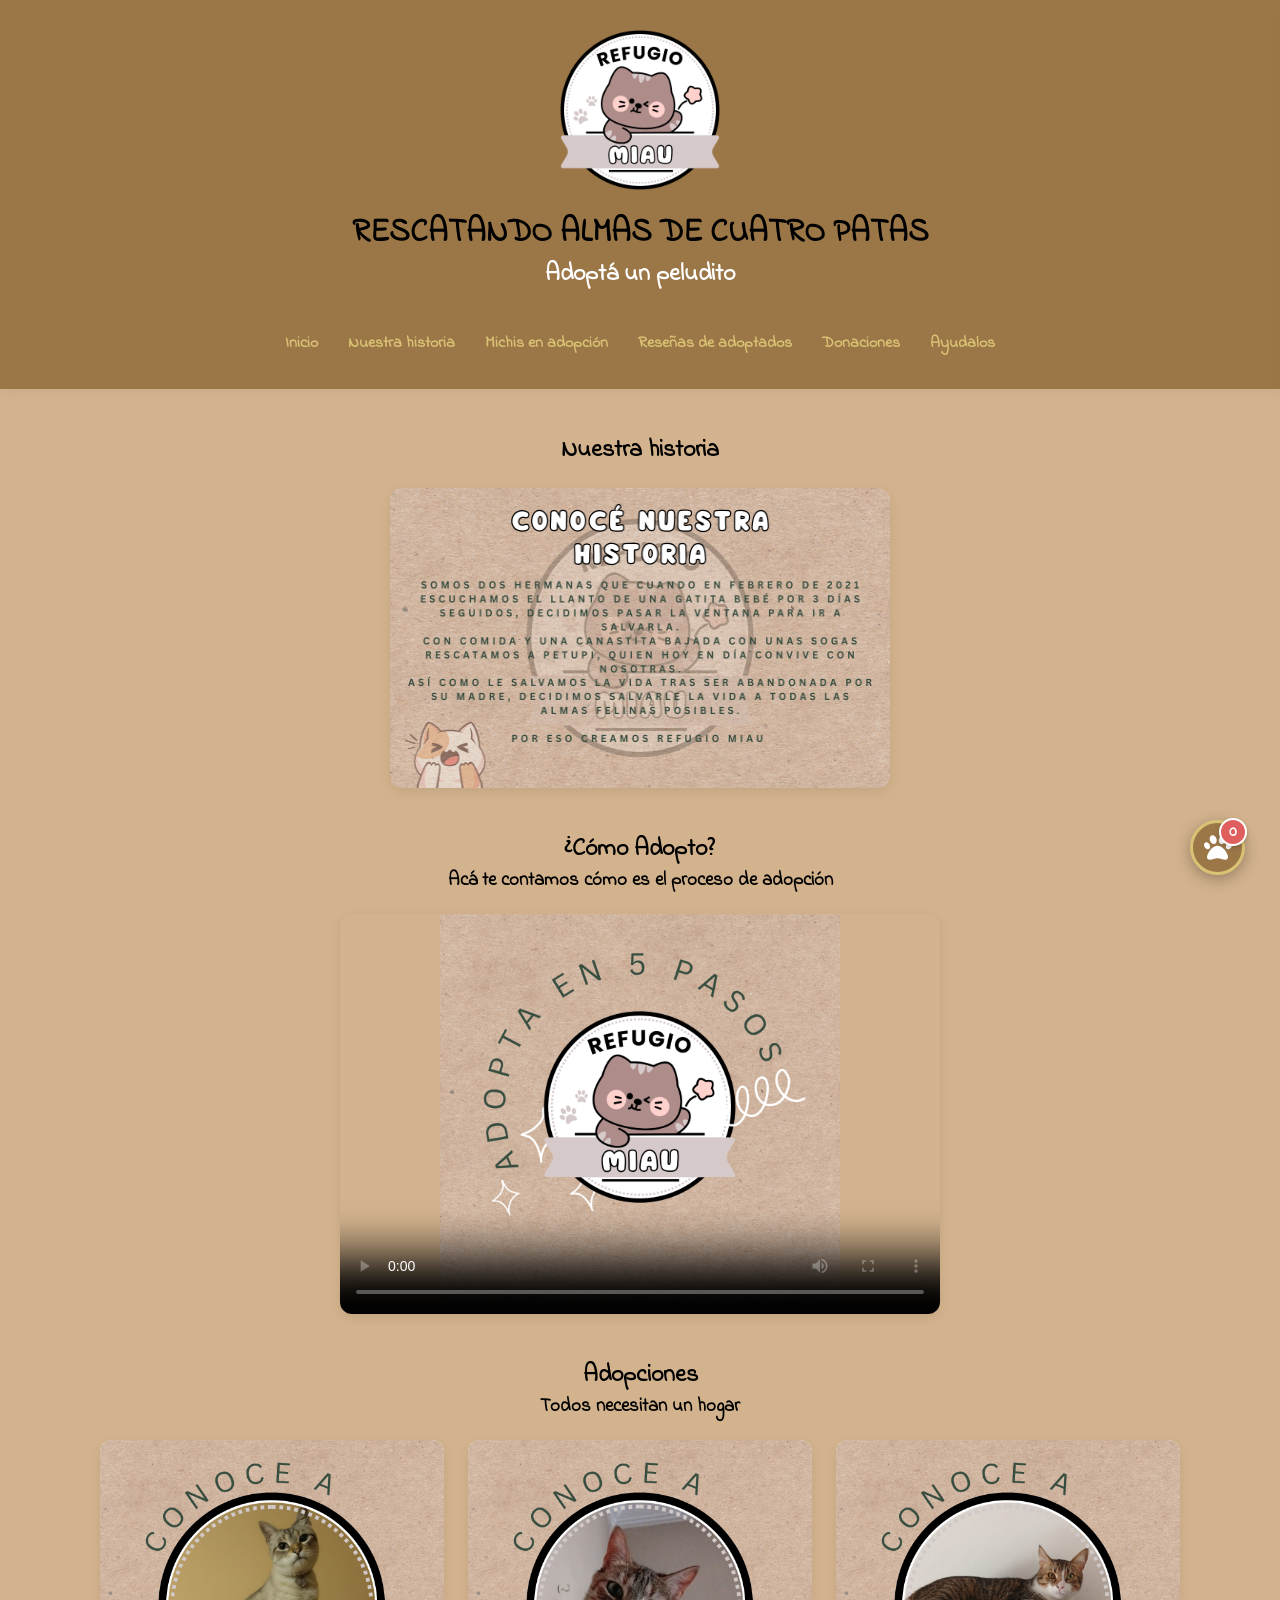
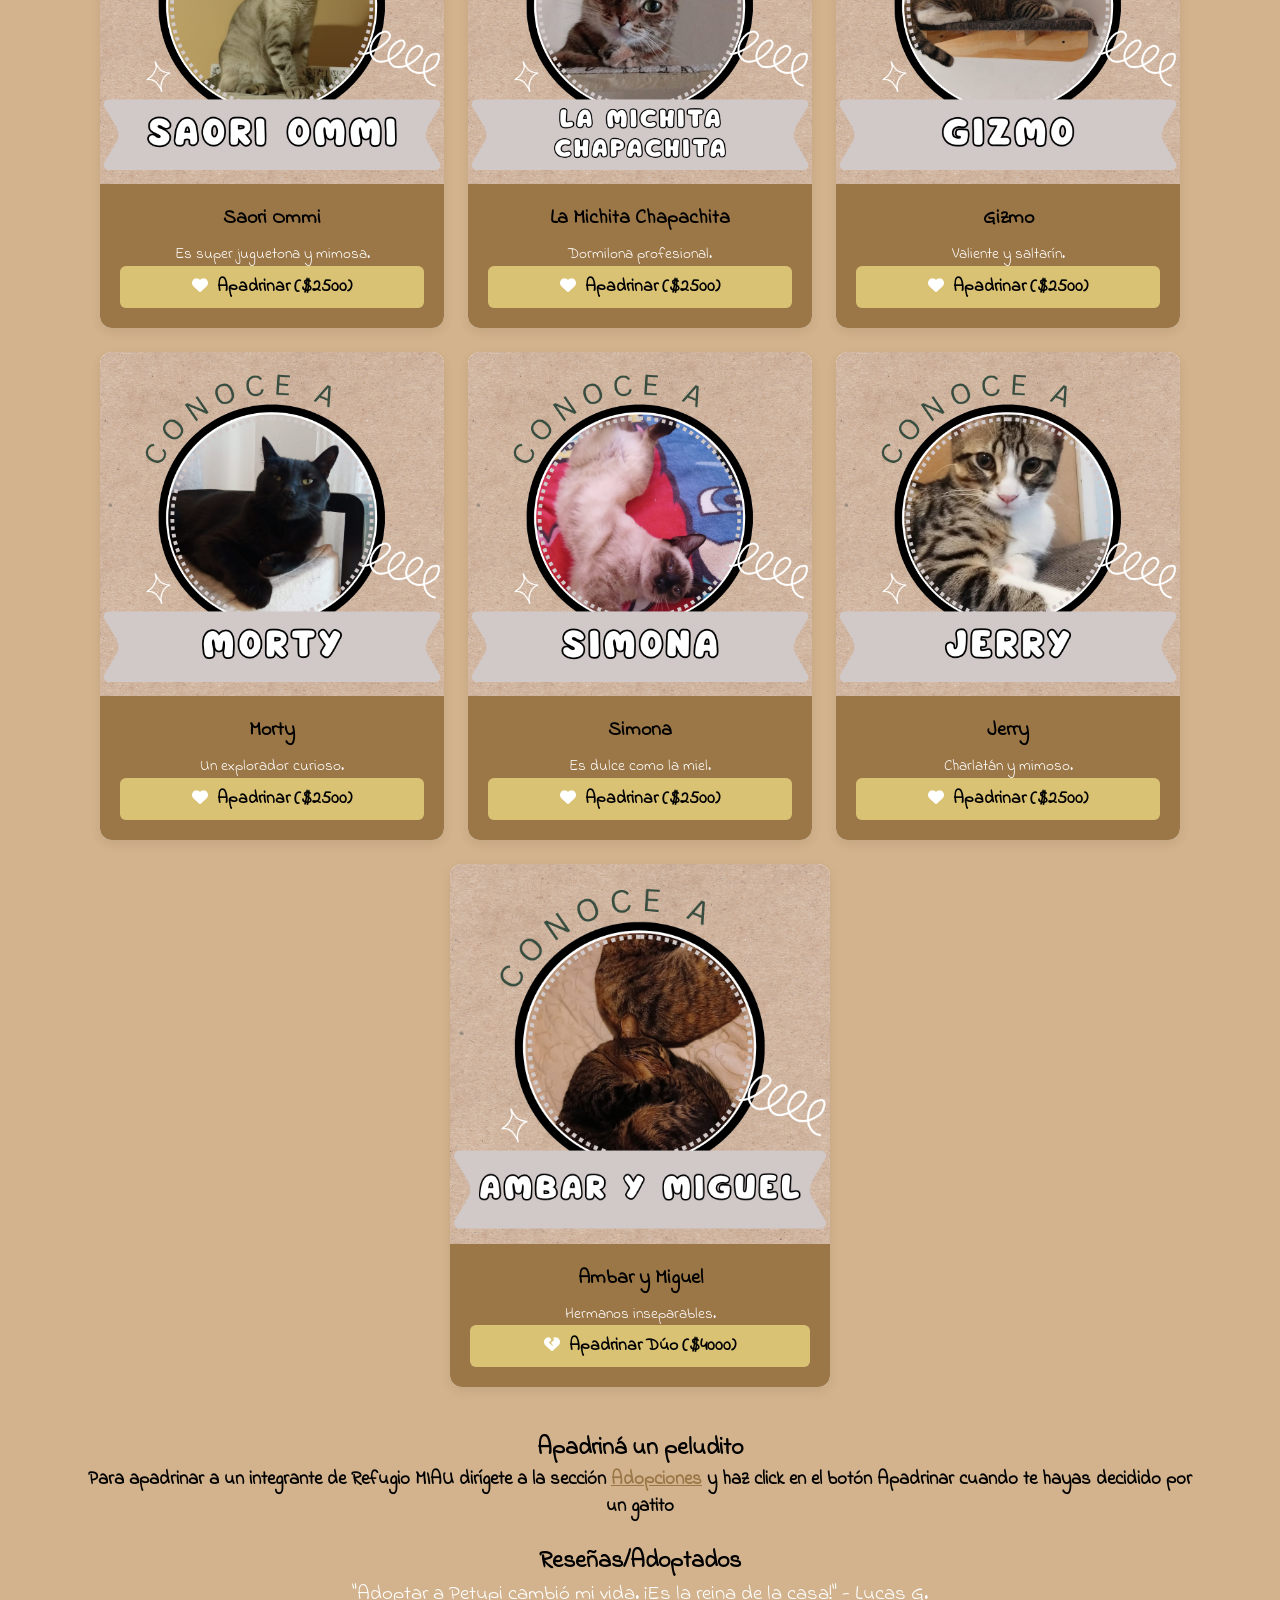
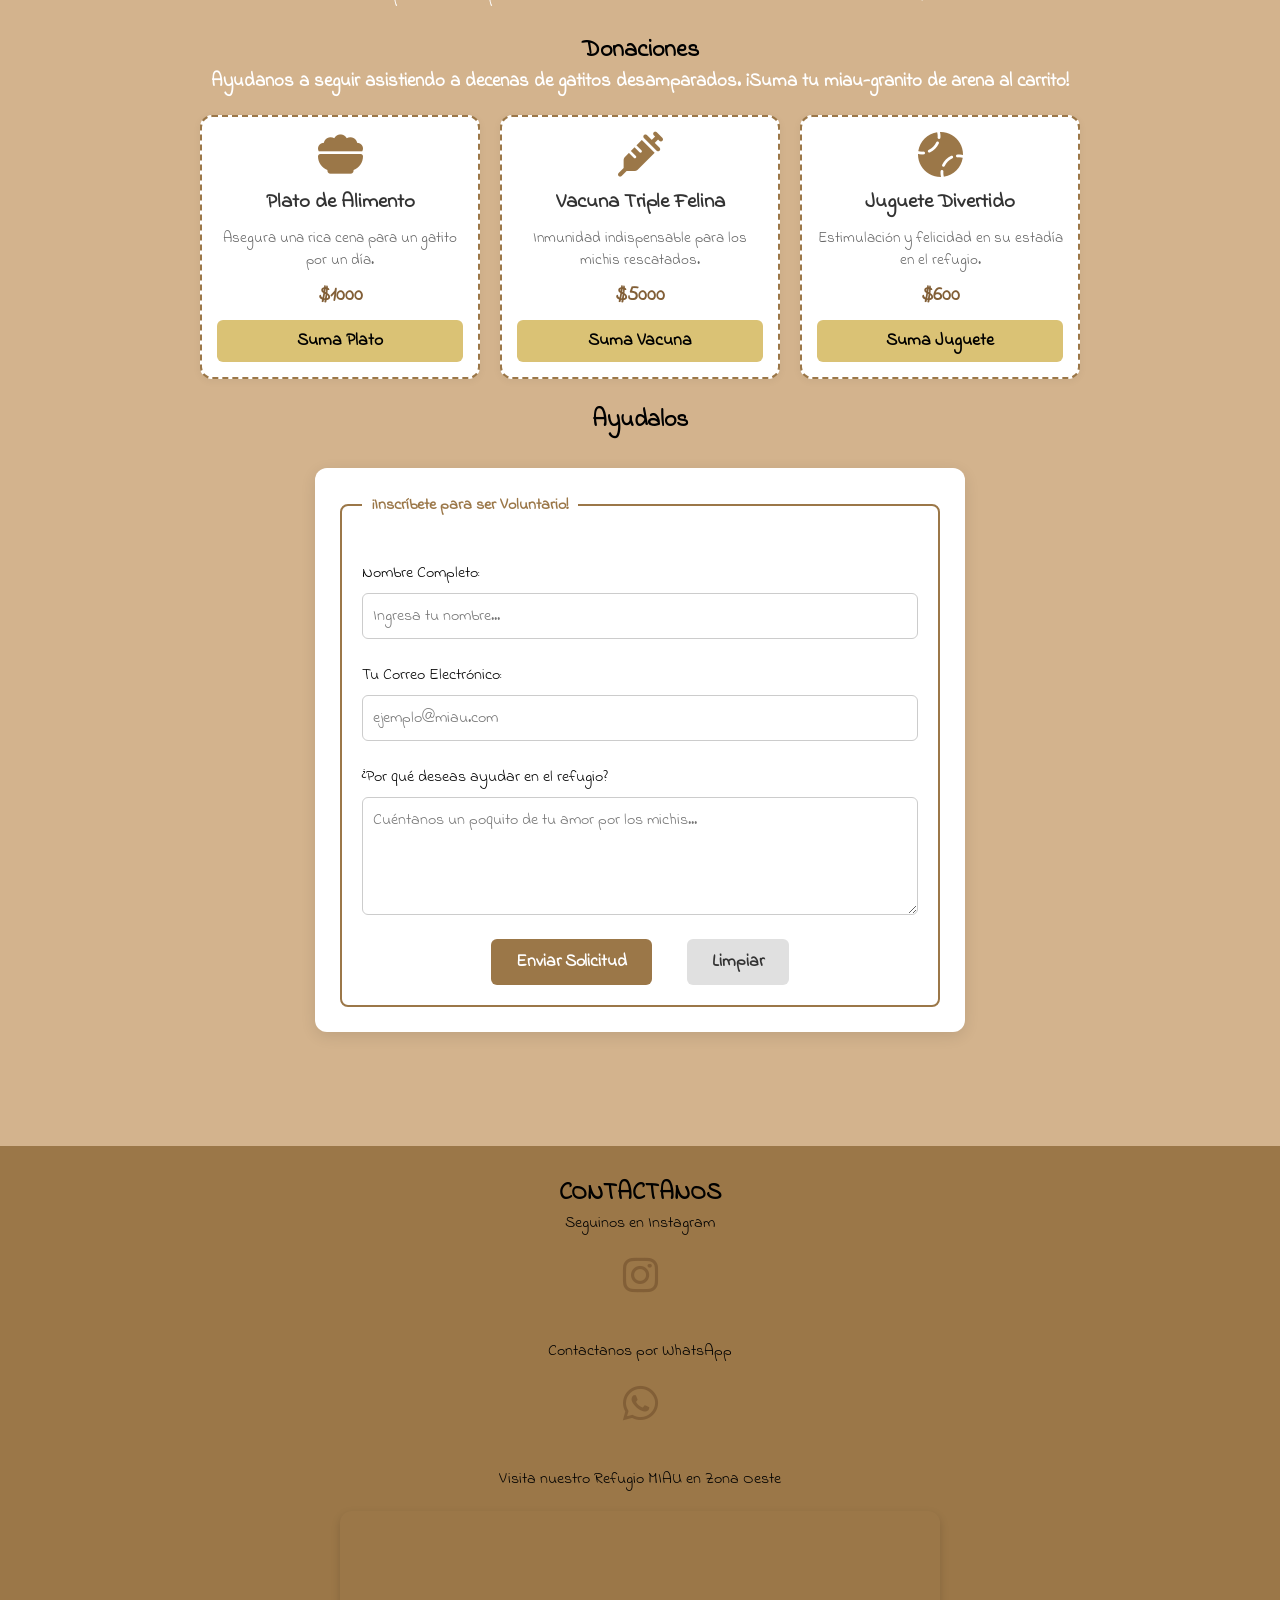
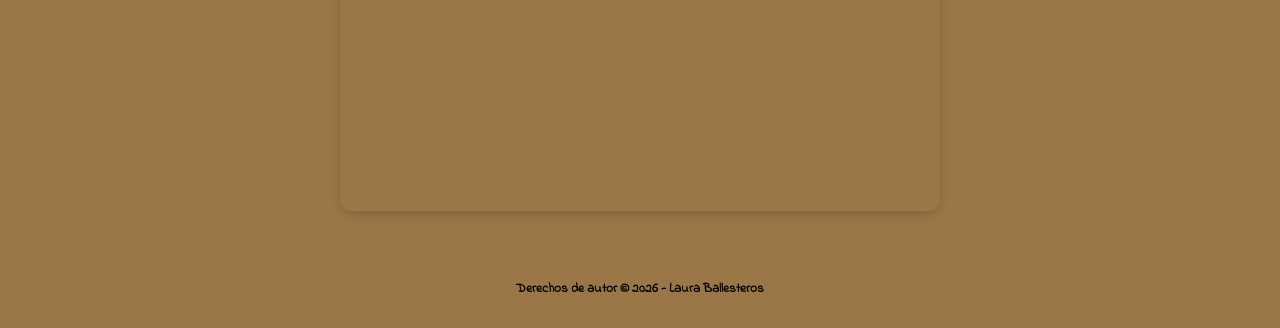
<file: index.html>
<!DOCTYPE html>
<html lang="es">
<head>
    <meta charset="UTF-8">
    <meta name="viewport" content="width=device-width, initial-scale=1.0">
    <title>Refugio Miau</title>
    <!--ÍCONO DE LA PESTAÑA DEL NAVEGADOR-->
    <link rel="shortcut icon" href="IMÁGENES/logorefugiomiau.png">
    <!--ÍCONOS (REDES) DEL FOOTER-->
    <link rel="stylesheet" href="https://cdnjs.cloudflare.com/ajax/libs/font-awesome/6.4.0/css/all.min.css">
    <!--TIPOGRAFÍA Google Fonts-->
    <link rel="preconnect" href="https://fonts.googleapis.com">
    <link rel="preconnect" href="https://fonts.gstatic.com" crossorigin>
    <link href="https://fonts.googleapis.com/css2?family=Indie+Flower&family=Playwrite+GB+S:ital,wght@0,100..400;1,100..400&display=swap" rel="stylesheet">
    <!--CSS EXTERNO-->
    <link rel="stylesheet" href="styles.css">
    <!--JAVASCRIPT-->
    <script src="script.js" defer></script>
</head>
<body class="indie-flower-regular">
    <header> 
        <!--LOGO-->
        <img src="IMÁGENES/logorefugiomiau.png" alt="Logo" width="200" height="200">
        <!--ENCABEZADO-->
        <div class="header-titulos">
            <h1 class="centrado">RESCATANDO ALMAS DE CUATRO PATAS</h1>
            <h2 class="centrado color-tipografia">Adoptá un peludito</h2>
        </div>       
        <br>
        <button class="menu-toggle" id="menu-toggle" aria-label="Abrir menú">
            <i class="fa-solid fa-bars"></i>
        </button>
        <nav><!--MENÚ DE NAVEGACIÓN-->
            <ul id="nav-menu">
                <li><a href="#">Inicio</a></li>
                <li><a href="#nuestrahistoria">Nuestra historia</a></li>
                <li><a href="#adopciones">Michis en adopción</a></li>
                <li><a href="#reseñas">Reseñas de adoptados</a></li>
                <li><a href="#donaciones">Donaciones</a></li>
                <li><a href="#ayudalos">Ayudalos</a></li>
            </ul>
        </nav>
        <br>
    </header>
    <br>
    <main><!--CONTENIDO PRINCIPAL-->
        <section><!--HISTORIA-->
        <h2 id="nuestrahistoria" class="centrado">Nuestra historia</h2>
        <div class="video-img-container">
        <img src="IMÁGENES/historia.png" alt="Historia MIAU Refugio" width="500" height="300">
        </div>
        </section>
        <br>
        <section>
            <article><!--CÓMO ADOPTO-->
                <h2 class="centrado">¿Cómo Adopto?</h2>
                <h3 class="centrado">Acá te contamos cómo es el proceso de adopción</h3>
                <div class="video-img-container">
                <video controls poster="IMÁGENES/poster.png" width="600" height="400">
                    <source src="IMÁGENES/pasoapaso.mp4" type="video/mp4">
                </video>
                </div>
            </article>
            <br>
            <article ><!--ADOPCIONES-->                
                <h2 id="adopciones" class="centrado">Adopciones</h2>
                <h3 class="centrado">Todos necesitan un hogar</h3>
                <section class="galeria-seccion">
                <div class="galeria-container">
            <!-- Card de SAORI OMMI -->
            <div class="foto-card" data-id="michi-saori" data-name="Saori Ommi" data-price="2500" data-img="https://placehold.co/400x400/f39c12/ffffff?text=Saori+Ommi">
                <div class="foto-wrapper card-imagen">
                    <a href="saoriommi.html" target="_blank" title="Ver más sobre Saori Ommi">
                        <img src="IMÁGENES/saoriommi.png" alt="Saori Ommi">
                    </a>
                </div>
                <div class="foto-info">
                    <div>
                    <h3 class="centrado">Saori Ommi</h3>
                    <p class="centrado">Es super juguetona y mimosa.</p>
                    <button class="add-to-cart-btn apadrinar-btn">
                        <i class="fa-solid fa-heart" style="font-size: 16px; color: white; margin-right: 5px;"></i>
                        Apadrinar ($2500)
                    </button>
                    </div>
                </div>
            </div>
            <!-- Card de LA MICHITA CHAPACHITA -->
            <div class="foto-card" data-id="michi-chapachita" data-name="Michita Chapachita" data-price="2500" data-img="https://placehold.co/400x400/e67e22/ffffff?text=Michita">
                <div class="foto-wrapper">
                    <a href="lamichitachapachita.html" target="_blank" title="Ver más sobre La Michita Chapachita">
                        <img src="IMÁGENES/lamichitachapachita.png" alt="La Michita Chapachita">
                    </a>
                </div>
                <div class="foto-info">
                    <div>
                    <h3 class="centrado">La Michita Chapachita</h3>
                    <p class="centrado">Dormilona profesional.</p>
                    <button class="add-to-cart-btn apadrinar-btn">
                        <i class="fa-solid fa-heart" style="font-size: 16px; color: white; margin-right: 5px;"></i>
                        Apadrinar ($2500)
                    </button>
                    </div>
                </div>
            </div>
            <!-- Card de GIZMO -->
            <div class="foto-card" data-id="michi-gizmo" data-name="Gizmo" data-price="2500" data-img="https://placehold.co/400x400/3498db/ffffff?text=Gizmo">
                <div class="foto-wrapper">
                    <a href="gizmo.html" target="_blank" title="Ver más sobre Gizmo">
                        <img src="IMÁGENES/gizmo.png" alt="Gizmo">
                    </a>
                </div>
                <div class="foto-info">
                    <div>
                    <h3 class="centrado">Gizmo</h3>
                    <p class="centrado">Valiente y saltarín.</p>
                    <button class="add-to-cart-btn apadrinar-btn">
                        <i class="fa-solid fa-heart" style="font-size: 16px; color: white; margin-right: 5px;"></i>
                        Apadrinar ($2500)
                    </button>
                    </div>
                </div>
            </div>
            <!-- Card de MORTY -->
            <div class="foto-card" data-id="michi-morty" data-name="Morty" data-price="2500" data-img="https://placehold.co/400x400/2ecc71/ffffff?text=Morty">
                <div class="foto-wrapper">
                    <a href="morty.html" target="_blank" title="Ver más sobre Morty">
                        <img src="IMÁGENES/morty.png" alt="Morty">
                    </a>
                </div>
                <div class="foto-info">
                    <div>
                    <h3 class="centrado">Morty</h3>
                    <p class="centrado">Un explorador curioso.</p>
                    <button class="add-to-cart-btn apadrinar-btn">
                        <i class="fa-solid fa-heart" style="font-size: 16px; color: white; margin-right: 5px;"></i>
                        Apadrinar ($2500)
                    </button>
                    </div>
                </div>
            </div>
            <!-- Card de SIMONA --> 
            <div class="foto-card" data-id="michi-simona" data-name="Simona" data-price="2500" data-img="https://placehold.co/400x400/9b59b6/ffffff?text=Simona">
                <div class="foto-wrapper">
                    <a href="simona.html" target="_blank" title="Ver más sobre Simona">
                        <img src="IMÁGENES/simona.png" alt="Simona">
                    </a>
                </div>
                <div class="foto-info">
                    <div>
                    <h3 class="centrado">Simona</h3>
                    <p class="centrado">Es dulce como la miel.</p>
                    <button class="add-to-cart-btn apadrinar-btn">
                        <i class="fa-solid fa-heart" style="font-size: 16px; color: white; margin-right: 5px;"></i>
                        Apadrinar ($2500)
                    </button>
                    </div>
                </div>
            </div>
            <!-- Card de JERRY -->
            <div class="foto-card" data-id="michi-jerry" data-name="Jerry" data-price="2500" data-img="https://placehold.co/400x400/1abc9c/ffffff?text=Jerry">
                <div class="foto-wrapper">
                    <a href="jerry.html" target="_blank" title="Ver más sobre Jerry">
                        <img src="IMÁGENES/jerry.png" alt="Jerry">
                    </a>
                </div>
                <div class="foto-info">
                    <div>
                    <h3 class="centrado">Jerry</h3>
                    <p class="centrado">Charlatán y mimoso.</p>
                    <button class="add-to-cart-btn apadrinar-btn">
                        <i class="fa-solid fa-heart" style="font-size: 16px; color: white; margin-right: 5px;"></i>
                        Apadrinar ($2500)
                    </button>
                    </div>
                </div>
            </div>
            <!-- Card de AMBAR Y MIGUEL -->
            <div class="foto-card" data-id="michi-ambarymiguel" data-name="Ambar y Miguel" data-price="4000" data-img="https://placehold.co/400x400/34495e/ffffff?text=Ambar+Y+Miguel">
                <div class="foto-wrapper">
                    <a href="ambarymiguel.html" target="_blank" title="Ver más sobre Ambar y Miguel">
                        <img src="IMÁGENES/ambarymiguel.png" alt="Ambar y Miguel">
                    </a>
                </div>
                <div class="foto-info">
                    <div>
                    <h3 class="centrado">Ambar y Miguel</h3>
                    <p class="centrado">Hermanos inseparables.</p>
                    <button class="add-to-cart-btn apadrinar-btn">
                        <i class="fa-solid fa-heart-crack" style="font-size: 16px; color: white; margin-right: 5px;"></i>
                        Apadrinar Dúo ($4000)
                    </button>
                    </div>
                </div>
            </div>
        </div>
        </section>
            </article>
            <br>
            <article><!--APADRINAR-->
                <h2 class="centrado">Apadriná un peludito</h2>
                <h3 class="centrado">Para apadrinar a un integrante de Refugio MIAU dirígete a la sección <a class="color-enlace" href="#adopciones">Adopciones</a> y haz click en el botón Apadrinar cuando te hayas decidido por un gatito</h3>
            </article>
            <br>
            <article><!--RESEÑAS-->
                <h2 id="reseñas" class="centrado">Reseñas/Adoptados</h2>
                <p class="centrado" style="color: white; font-size: 1.3rem;">"Adoptar a Petupi cambió mi vida. ¡Es la reina de la casa!" - Lucas G.</p>
            </article>
        </section>
        <br>
        <section>
            <article><!--DONACIONES-->
                <h2 id="donaciones" class="centrado">Donaciones</h2>
                <h3 class="centrado" style="color: #ffffff; margin-bottom: 20px;">Ayudanos a seguir asistiendo a decenas de gatitos desamparados. ¡Suma tu miau-granito de arena al carrito!</h3>
                <div class="donaciones-grid">
                    <!--Producto Donación 1-->
                    <div class="donacion-item" data-id="donar-alimento" data-name="Plato de Alimento" data-price="800" data-img="https://placehold.co/100x100/9b7748/ffffff?text=Alimento">
                        <i class="fa-solid fa-bowl-food"></i>
                        <h4>Plato de Alimento</h4>
                        <p>Asegura una rica cena para un gatito por un día.</p>
                        <span class="precio">$1000</span>
                        <button class="add-to-cart-btn apadrinar-btn">Suma Plato</button>
                    </div>
                    <!--Producto Donación 2-->
                    <div class="donacion-item" data-id="donar-vacuna" data-name="Vacuna Triple Felina" data-price="3500" data-img="https://placehold.co/100x100/9b7748/ffffff?text=Vacuna">
                        <i class="fa-solid fa-syringe"></i>
                        <h4>Vacuna Triple Felina</h4>
                        <p>Inmunidad indispensable para los michis rescatados.</p>
                        <span class="precio">$5000</span>
                        <button class="add-to-cart-btn apadrinar-btn">Suma Vacuna</button>
                    </div>
                    <!--Producto Donación 3-->
                    <div class="donacion-item" data-id="donar-juguete" data-name="Juguete de Ratón" data-price="600" data-img="https://placehold.co/100x100/9b7748/ffffff?text=Juguete">
                        <i class="fa-solid fa-baseball"></i>
                        <h4>Juguete Divertido</h4>
                        <p>Estimulación y felicidad en su estadía en el refugio.</p>
                        <span class="precio">$600</span>
                        <button class="add-to-cart-btn apadrinar-btn">Suma Juguete</button>
                    </div>
                </div>
            </article>
            <br>
            <article><!--AYUDALOS-->
                <h2 id="ayudalos" class="centrado">Ayudalos</h2>
                <!--Formulario de voluntariado-->
                <form action="https://formspree.io/f/mlgzypzg" method="POST" onsubmit="event.preventDefault(); customSubmit();">
                    <fieldset>
                        <legend>¡Inscríbete para ser Voluntario!</legend>
                        <br>
                        <div>
                            <label for="nombre">Nombre Completo:</label>
                            <input type="text" name="nombre" placeholder="Ingresa tu nombre..." required>
                        </div>
                        <br>
                        <div>
                            <label for="email">Tu Correo Electrónico:</label>
                            <input type="email" name="email" placeholder="ejemplo@miau.com" required>
                        </div>
                        <br>
                        <div>
                            <label for="motivo">¿Por qué deseas ayudar en el refugio?</label>
                            <textarea name="motivo" rows="4" placeholder="Cuéntanos un poquito de tu amor por los michis..." required></textarea>
                        </div>
                        <br>
                        <div style="flex-direction: row; justify-content: center; gap: 15px;">
                            <button type="submit">Enviar Solicitud</button>
                            <button type="reset">Limpiar</button>
                        </div>
                    </fieldset>
                </form>
            </article>
        </section>
    </main>
    <br>
    <footer><!--CONTACTO/DERECHOS DE AUTOR-->
        <h2 class="centrado">CONTACTANOS</h2>
        <div>
        <!-- Instagram -->
        <p class="centrado">Seguinos en Instagram</p>
        <a class="video-img-container" href="https://www.instagram.com/refugio.miau?igsh=bG8xNWZqcTlzODRh" target="_blank">
            <i class="fa-brands fa-instagram"></i> 
        </a>
        <br>
        <!-- WhatsApp -->
        <p class="centrado">Contactanos por WhatsApp</p>
        <a class="video-img-container" href="https://wa.me/5491134117715" target="_blank">
            <i class="fa-brands fa-whatsapp"></i>
        </a>
        </div>
        <br>
        <!-- Maps -->
        <p class="centrado">Visita nuestro Refugio MIAU en Zona Oeste</p>
        <div class="mapa-container">
        <iframe src="https://www.google.com/maps/embed?pb=!1m18!1m12!1m3!1d3282.9001862675364!2d-58.56093532545989!3d-34.63196257294415!2m3!1f0!2f0!3f0!3m2!1i1024!2i768!4f13.1!3m3!1m2!1s0x95bcc7fe97b657a3%3A0xe22fb5b7c759d3fe!2sCampito%20de%20Ciudadela!5e0!3m2!1ses!2sar!4v1779248191487!5m2!1ses!2sar" width="600" height="450" style="border:0;" allowfullscreen="" loading="lazy" referrerpolicy="no-referrer-when-downgrade"></iframe>
        </div>
        <br><br>
        <h5 class="centrado">Derechos de autor © 2026 - Laura Ballesteros</h5>
    </footer>

    <!--ELEMENTOS DEL CARRITO (SIDEBAR, BOTÓN FLOTANTE Y NOTIFICACIONES)-->
    <!-- Botón Flotante (huella) para abrir el Carrito -->
    <div class="cart-float-btn" id="open-cart-btn" title="Ver mi ayuda acumulada">
        <i class="fa-solid fa-paw"></i>
        <div class="cart-badge" id="cart-counter">0</div>
    </div>
    <!-- Overlay de Fondo Oscuro -->
    <div class="cart-overlay" id="cart-overlay"></div>
    <!-- Barra Lateral (Sidebar) del Carrito -->
    <div class="cart-sidebar" id="cart-sidebar">
        <div class="cart-header">
            <h2>Mi Ayuda MIAU</h2>
            <button class="cart-close-btn" id="close-cart-btn">
                <i class="fa-solid fa-square-xmark" style="font-size: 30px; color: inherit;"></i>
            </button>
        </div>
    <!-- Contenedor de productos del carrito -->
        <div class="cart-items-container" id="cart-items-list">
            <!-- Mensaje carrito vacío -->
            <div class="cart-empty-message" id="cart-empty-message">
                <i class="fa-solid fa-cat"></i>
                <p>Tu carrito de miau-ayuda está vacío en este momento.</p>
                <p style="font-size: 1rem; margin-top: 10px; color: #888;">¡Selecciona una donación o apadrina a un gatito para comenzar!</p>
            </div>
        </div>
    <!-- Resumen de totales del Carrito -->
        <div class="cart-footer">
            <div class="cart-total-row">
                <span>Monto Total:</span>
                <span class="cart-total-price" id="cart-total-price">$0</span>
            </div>
            <button class="cart-checkout-btn" onclick="checkoutMiau()">
                <i class="fa-solid fa-hand-holding-heart" style="font-size: 18px; color: white; margin-right: 8px;"></i>
                Confirmar Donación
            </button>
            <button class="cart-clear-btn" id="clear-cart-action">
                Vaciar Carrito de Ayuda
            </button>
        </div>
    </div>
    <!-- Alertas Flotantes "Miau Toast" -->
    <div class="miau-toast" id="miau-toast">
        <i class="fa-solid fa-paw"></i>
        <span id="toast-text">¡Miau! Acción completada</span>
    </div>
</body>
</html>
</file>
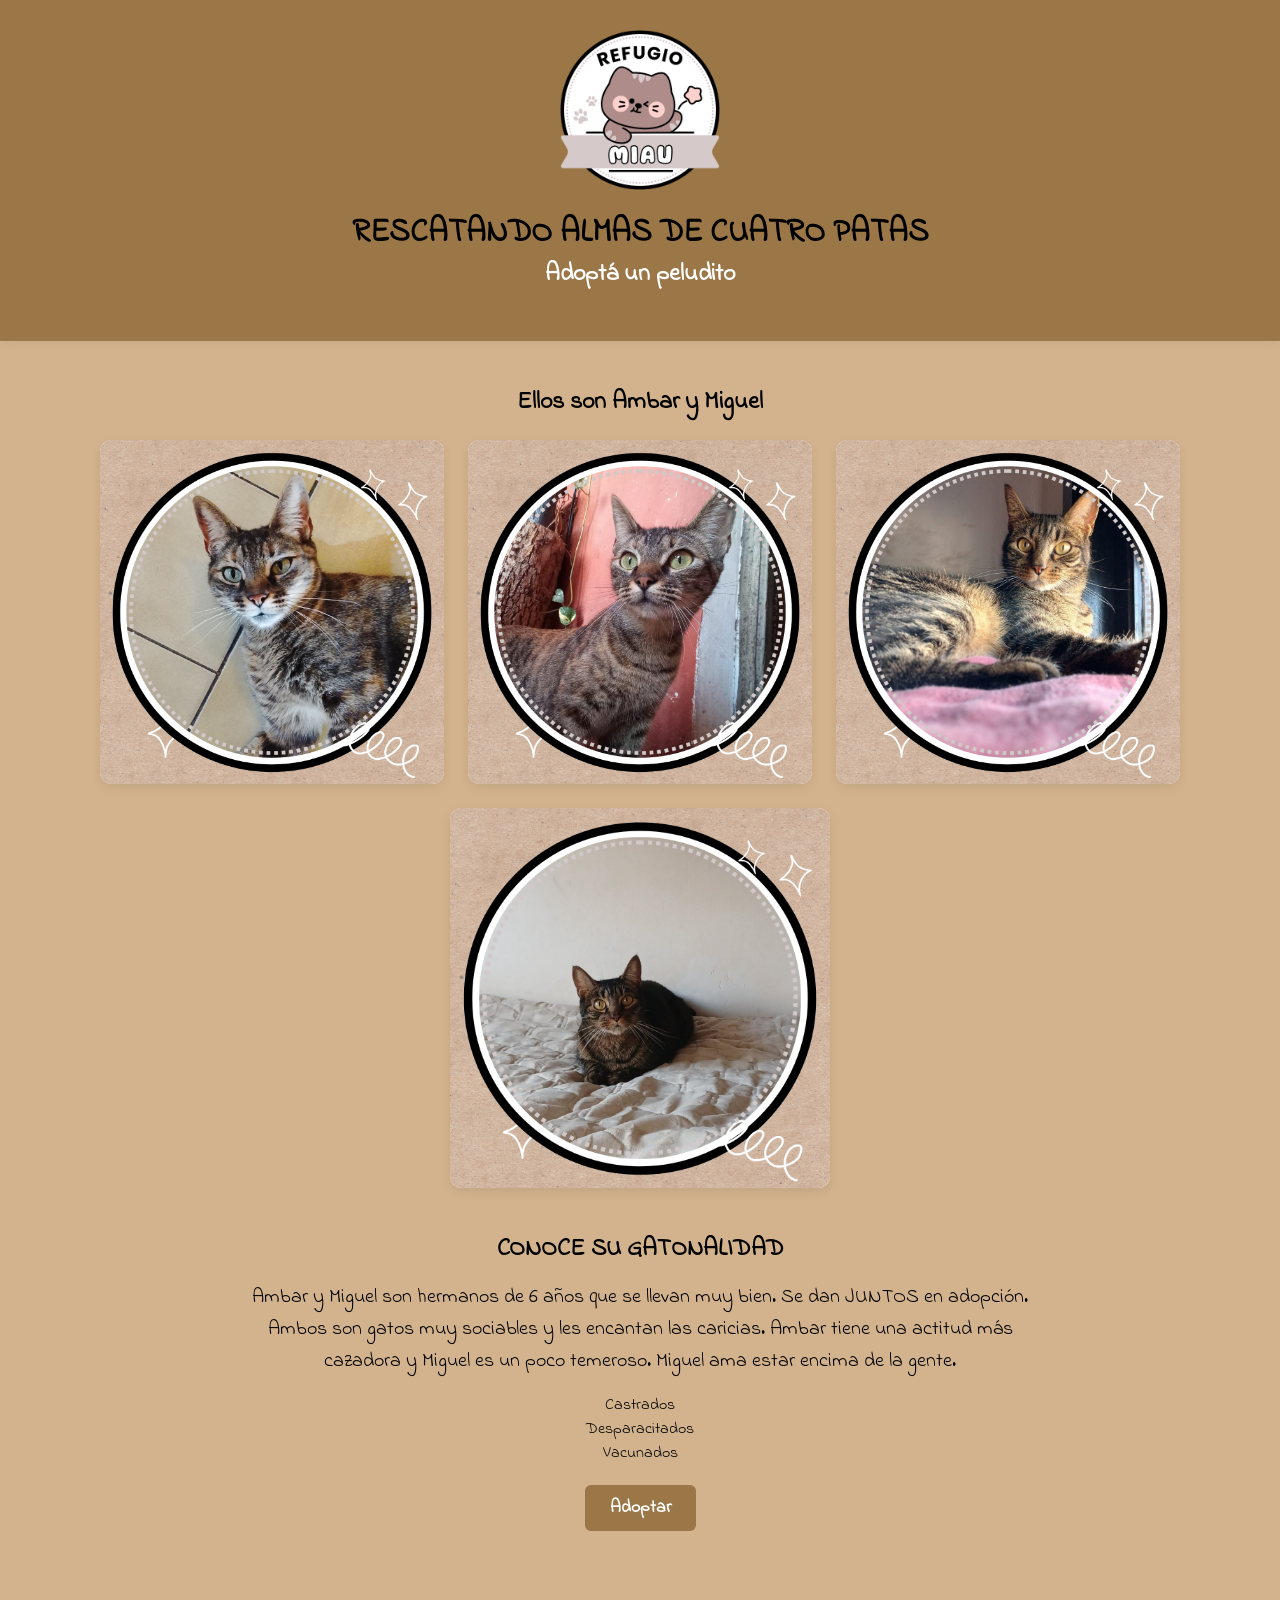
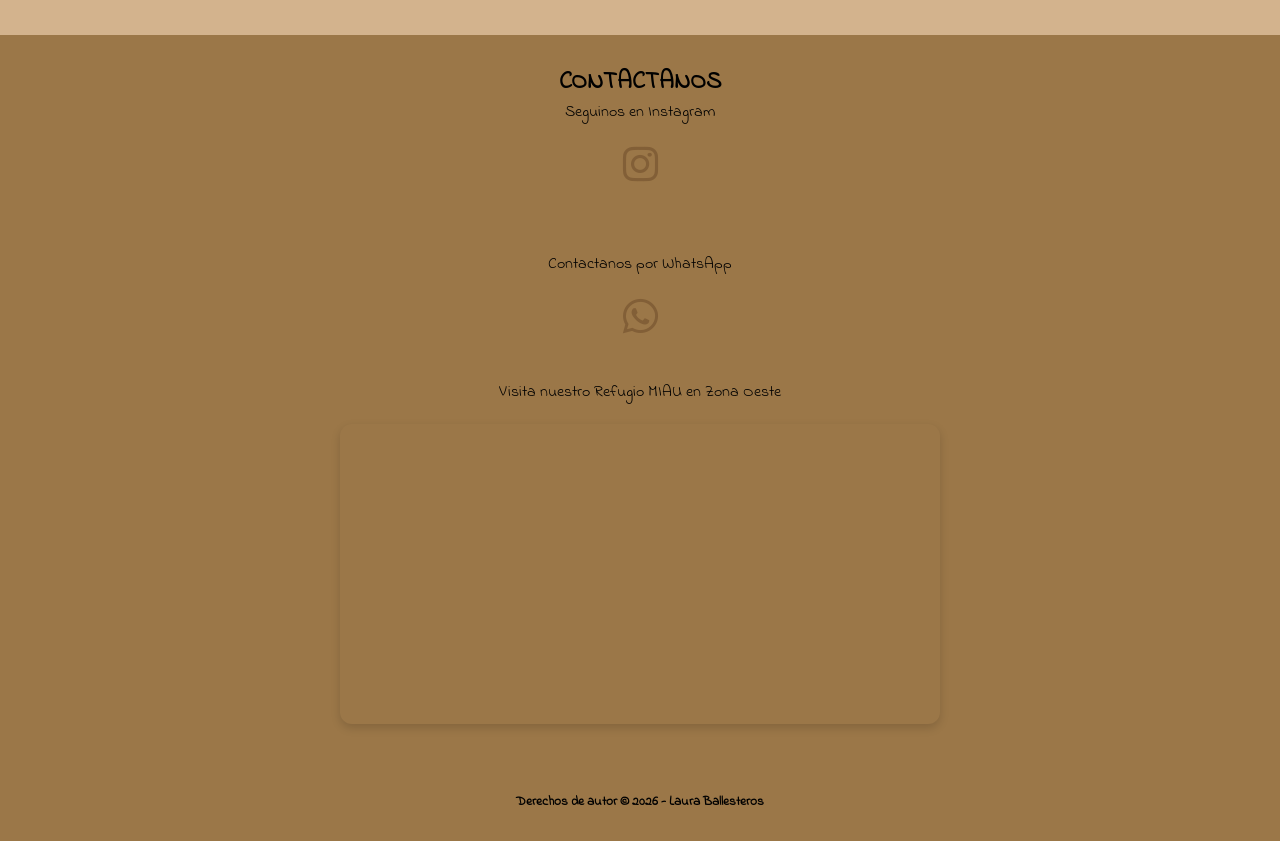
<file: ambarymiguel.html>
<!DOCTYPE html>
<html>
    <head>
        <meta charset="UTF-8">
        <meta name="viewport" content="width=device-width, initial-scale=1.0">
        <title>Ambar y Miguel</title>
        <!-- ÍCONO DE LA PESTAÑA DEL NAVEGADOR -->
        <link rel="shortcut icon" href="IMÁGENES/logorefugiomiau.png">
        <!--ÍCONOS (REDES) DEL FOOTER-->
        <link rel="stylesheet" href="https://cdnjs.cloudflare.com/ajax/libs/font-awesome/6.0.0-beta3/css/all.min.css">
        <!--IPOGRAFÍA Google Fonts-->
        <link rel="preconnect" href="https://fonts.googleapis.com">
        <link rel="preconnect" href="https://fonts.gstatic.com" crossorigin>
        <link href="https://fonts.googleapis.com/css2?family=Indie+Flower&family=Playwrite+GB+S:ital,wght@0,100..400;1,100..400&display=swap" rel="stylesheet">
        <!--CSS EXTERNO-->
        <link rel="stylesheet" href="styles.css">
    </head>
    <body>
        <header>
            <!--LOGO-->
            <img src="IMÁGENES/logorefugiomiau.png" alt="Logo" width="200" height="200">
            <!--ENCABEZADO-->
            <div class="header-titulos">
            <h1 class="centrado">RESCATANDO ALMAS DE CUATRO PATAS</h1>
            <h2 class="centrado color-tipografia">Adoptá un peludito</h2>
            </div>
        <br>
        </header>
    <main><!--CONTENIDO PRINCIPAL-->
        <section>
            <br>
            <h1 class="centrado">Ellos son Ambar y Miguel</h1>
            <article>
                <section class="galeria-seccion">
    <div class="galeria-container">
        <!-- Card 1 de AMBAR -->
        <div class="foto-card">
            <div class="foto-wrapper card-imagen">
                <img src="IMÁGENES/ambar1.png" alt="Ambar">
            </div>
        </div>
        <!-- Card 2 de AMBAR -->
        <div class="foto-card">
            <div class="foto-wrapper">
                <img src="IMÁGENES/ambar2.png" alt="Ambar">
            </div>
        </div>
        <!-- Card 3 de MIGUEL -->
        <div class="foto-card">
            <div class="foto-wrapper">
                    <img src="IMÁGENES/miguel1.png" alt="Miguel">
                </div>
        </div>
        <!-- Card 4 de MIGUEL -->
        <div class="foto-card">
            <div class="foto-wrapper">
                <img src="IMÁGENES/miguel2.png" alt="Miguel">
            </div>
        </div>
            </article>
        <br>
        <h2 class="centrado">CONOCE SU GATONALIDAD</h2>
        <p class="gatonalidad-texto centrado">Ambar y Miguel son hermanos de 6 años que se llevan muy bien. Se dan JUNTOS en adopción. Ambos son gatos muy sociables y les encantan las caricias. Ambar tiene una actitud más cazadora y Miguel es un poco temeroso. Miguel ama estar encima de la gente.</p>
        <p class="centrado">Castrados</p>
        <p class="centrado">Desparacitados</p>
        <P class="centrado">Vacunados</P>
        <p></p>
        <!-- BOTONES -->
        <div class="video-img-container">
            <a href="formulario.html">
                <button type="button">Adoptar</button>
            </a>
        </div>
        </section>
    </main>
    <br>
    <footer><!--CONTACTO/DERECHOS DE AUTOR-->
        <h2 class="centrado">CONTACTANOS</h2>
        <div>
        <!-- Instagram -->
        <p class="centrado">Seguinos en Instagram</p>
        <a class="video-img-container" href="https://www.instagram.com/refugio.miau?igsh=bG8xNWZqcTlzODRh" target="_blank">
            <i class="fa-brands fa-instagram"></i>
        </a>
        <br><br>
        <!-- WhatsApp -->
        <p class="centrado">Contactanos por WhatsApp</p>
        <a class="video-img-container" href="https://wa.me/5491134117715" target="_blank">
            <i class="fa-brands fa-whatsapp"></i>
        </a>
        </div>
        <br>
        <!-- Maps -->
        <p class="centrado">Visita nuestro Refugio MIAU en Zona Oeste</p>
        <div class="mapa-container">
        <iframe src="https://www.google.com/maps/embed?pb=!1m18!1m12!1m3!1d3282.9001862675364!2d-58.56093532545989!3d-34.63196257294415!2m3!1f0!2f0!3f0!3m2!1i1024!2i768!4f13.1!3m3!1m2!1s0x95bcc7fe97b657a3%3A0xe22fb5b7c759d3fe!2sCampito%20de%20Ciudadela!5e0!3m2!1ses!2sar!4v1779248191487!5m2!1ses!2sar" width="600" height="450" style="border:0;" allowfullscreen="" loading="lazy" referrerpolicy="no-referrer-when-downgrade"></iframe>
        </div>
        <br><br>
        <h5 class="centrado">Derechos de autor © 2026 - Laura Ballesteros</h5>
    </footer>
    </body>
</html>
</file>
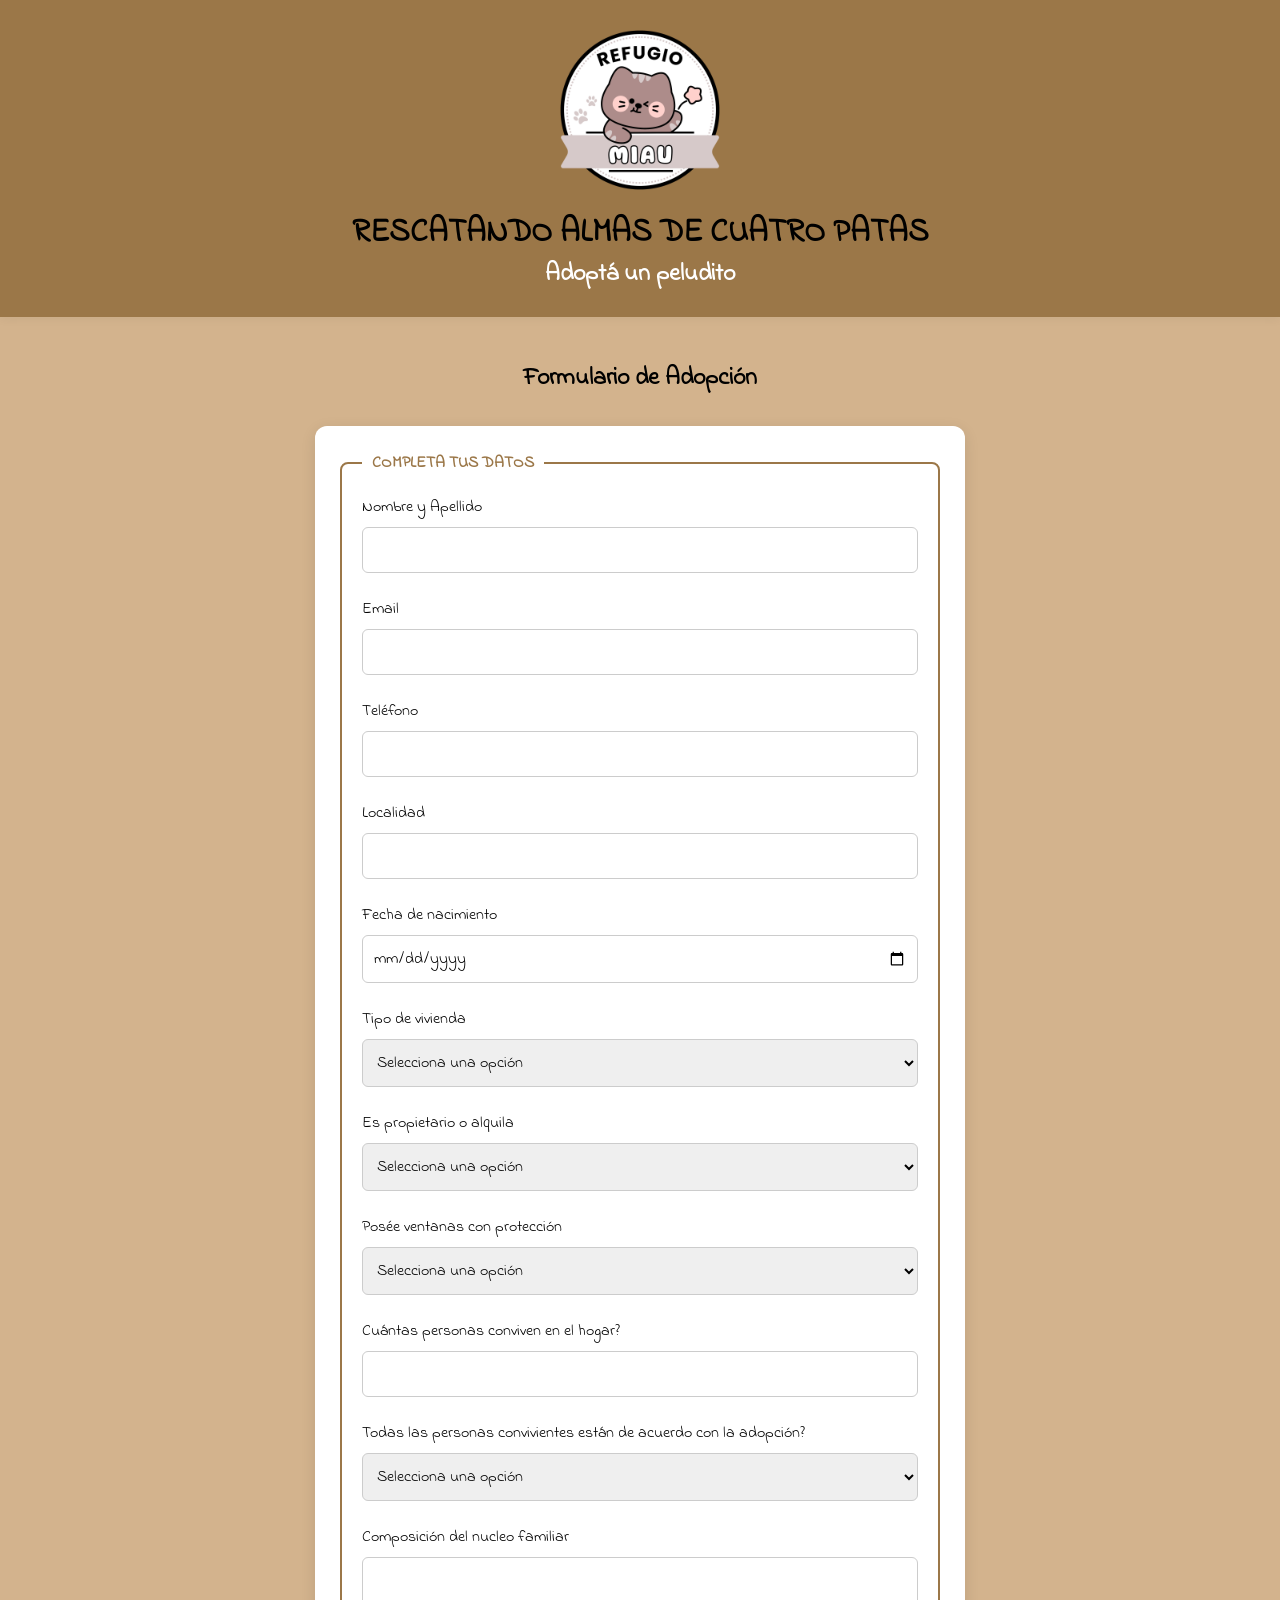
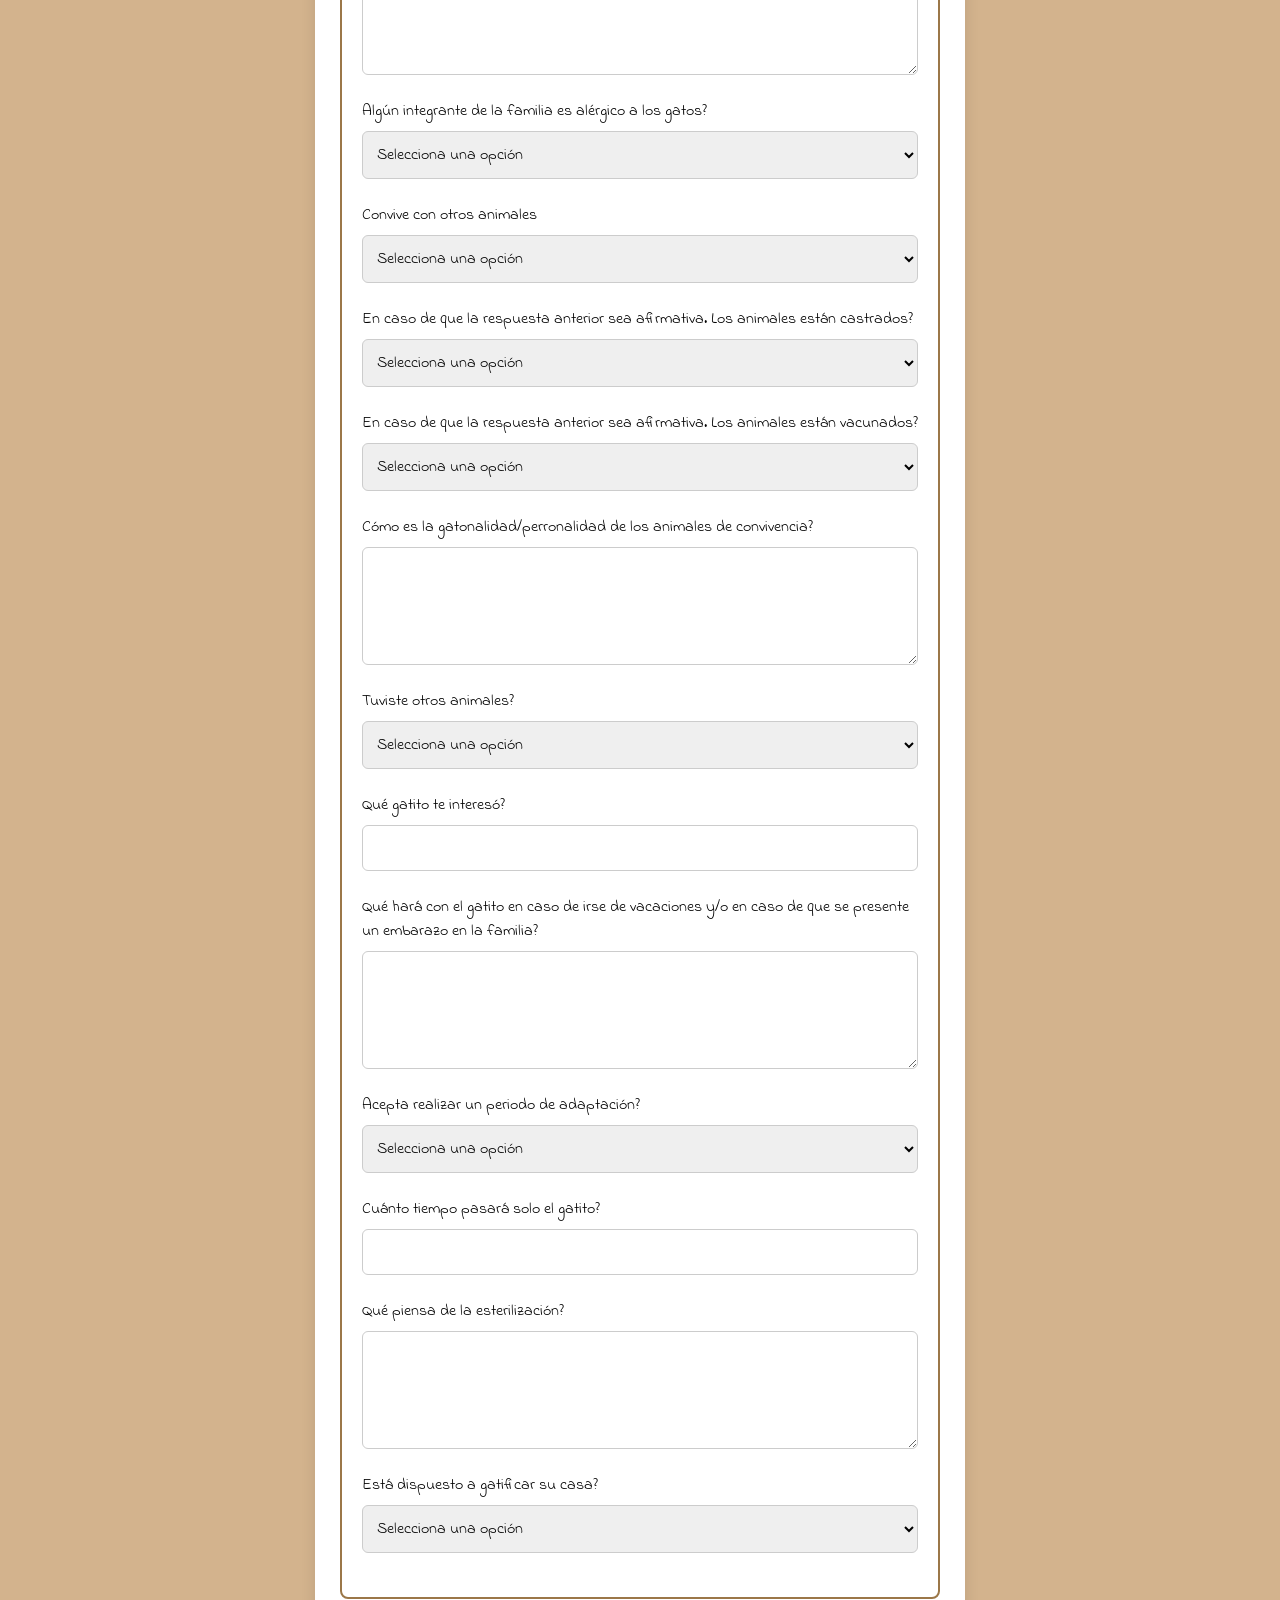
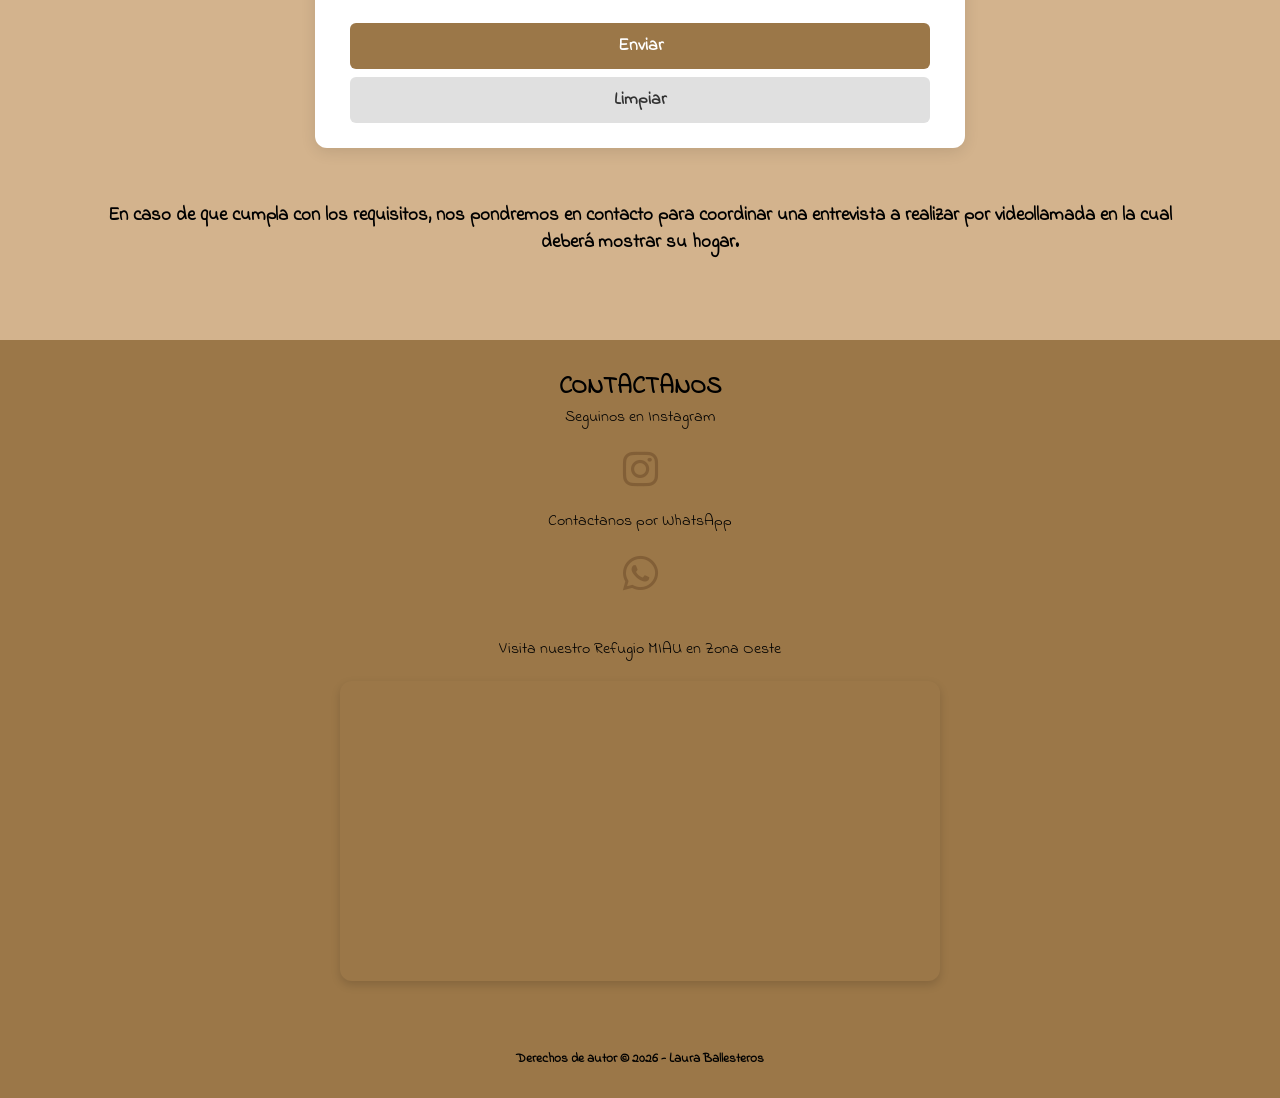
<file: formulario.html>
<!DOCTYPE html>
<html>
    <head>
        <meta charset="UTF-8">
        <meta name="viewport" content="width=device-width, initial-scale=1.0">
        <title>Formulario de Adopción</title>
        <!-- ÍCONO DE LA PESTAÑA DEL NAVEGADOR -->
        <link rel="shortcut icon" href="IMÁGENES/logorefugiomiau.png">
        <!--ÍCONOS (REDES) DEL FOOTER-->
        <link rel="stylesheet" href="https://cdnjs.cloudflare.com/ajax/libs/font-awesome/6.0.0-beta3/css/all.min.css">
        <!--TIPOGRAFÍA Google Fonts-->
        <link rel="preconnect" href="https://fonts.googleapis.com">
        <link rel="preconnect" href="https://fonts.gstatic.com" crossorigin>
        <link href="https://fonts.googleapis.com/css2?family=Indie+Flower&family=Playwrite+GB+S:ital,wght@0,100..400;1,100..400&display=swap" rel="stylesheet">
        <!--CSS EXTERNO-->
        <link rel="stylesheet" href="styles.css">
        <!--JAVASCRIPT-->
        <script src="script.js" defer></script>
    </head>
    <body>
        <header> 
            <!--LOGO-->
            <img src="IMÁGENES/logorefugiomiau.png" alt="Logo" width="200" height="200">
            <!--ENCABEZADO-->
            <div class="header-titulos">
            <h1 class="centrado">RESCATANDO ALMAS DE CUATRO PATAS</h1>
            <h2 class="centrado color-tipografia">Adoptá un peludito</h2>
            </div>
    </header>
    <main><!--CONTENIDO PRINCIPAL-->
        <section>
            <br>
        <h1 class="centrado">Formulario de Adopción</h1>
        <form action="https://formspree.io/f/mlgzypzg" method="post" onsubmit="event.preventDefault(); customSubmit();">
            <fieldset>
                <legend>COMPLETA TUS DATOS</legend>
                <div>
                    <label for="nombreyapellido">Nombre y Apellido</label>
                    <input type="text" id="nombreyapellido" name="nombre_y_apellido" required/>
                </div>
                <br>
                <div>
                    <label for="email">Email</label>
                    <input type="email" id="email" name="email" required/>
                </div>
                <br>
                <div>
                    <label for="telefono">Teléfono</label>
                    <input type="number" id="telefono" name="telefono" required/>
                </div>
                <br>
                <div>
                    <label for="localidad">Localidad</label>
                    <input type="text" id="localidad" name="localidad" required/>
                </div>
                <br>
                <div>
                    <label for="fechadenacimiento">Fecha de nacimiento</label>
                    <input type="date" id="fechadenacimiento" name="fecha_nacimiento" required/>
                </div>
                <br>
                <div>
                    <label for="vivienda">Tipo de vivienda</label>
                    <select id="vivienda" name="tipo_vivienda" required>
                        <option value="" disabled selected>Selecciona una opción</option>
                        <option value="casa">Casa</option>
                        <option value="departamento">Departamento</option>
                    </select>
                </div>
                <br>
                <div>
                    <label for="propietariooalquila">Es propietario o alquila</label>
                    <select id="propietariooalquila" name="propietario_alquila" required>
                        <option value="" disabled selected>Selecciona una opción</option>
                        <option value="propietario">Propietario</option>
                        <option value="alquila">Alquila</option>
                    </select>
                </div>
                <br>
                <div>
                    <label for="proteccionventanas">Posée ventanas con protección</label>
                    <select id="proteccionventanas" name="proteccion_ventanas" required>
                        <option value="" disabled selected>Selecciona una opción</option>
                        <option value="si">Si</option>
                        <option value="no">No</option>
                    </select>
                </div>
                <br>
                <div>
                    <label for="convivientes">Cuántas personas conviven en el hogar?</label>
                    <input type="number" id="convivientes" name="convivientes" required/>
                </div>
                <br>
                <div>
                    <label for="acuerdoconvivientes">Todas las personas convivientes están de acuerdo con la adopción?</label>
                    <select id="acuerdoconvivientes" name="acuerdo_convivientes" required>
                        <option value="" disabled selected>Selecciona una opción</option>
                        <option value="si">Si</option>
                        <option value="no">No</option>
                    </select>
                </div>
                <br>
                <div>
                    <label for="nucleofamiliar">Composición del nucleo familiar</label>
                    <textarea name="nucleo_familiar" rows="4" cols="50" required></textarea>
                </div>
                <br>
                <div>
                    <label for="alergia">Algún integrante de la familia es alérgico a los gatos?</label>
                    <select id="alergia" name="alergia" required>
                        <option value="" disabled selected>Selecciona una opción</option>
                        <option value="si">Si</option>
                        <option value="no">No</option>
                    </select>
                </div>
                <br>
                <div>
                    <label for="conviveconanimales">Convive con otros animales</label>
                    <select id="conviveconanimales" name="convive_con_animales" required>
                        <option value="" disabled selected>Selecciona una opción</option>
                        <option value="si">Si</option>
                        <option value="no">No</option>
                    </select>
                </div>
                <br>
                <div>
                    <label for="castrados">En caso de que la respuesta anterior sea afirmativa. Los animales están castrados?</label>
                    <select id="castrados" name="castrados" required>
                        <option value="" disabled selected>Selecciona una opción</option>
                        <option value="si">Si</option>
                        <option value="no">No</option>
                    </select>
                </div>
                <br>
                <div>
                    <label for="vacunados">En caso de que la respuesta anterior sea afirmativa. Los animales están vacunados?</label>
                    <select id="vacunados" name="vacunados" required>
                        <option value="" disabled selected>Selecciona una opción</option>
                        <option value="si">Si</option>
                        <option value="no">No</option>
                    </select>
                </div>
                <br>
                <div>
                    <label for="personalidad">Cómo es la gatonalidad/perronalidad de los animales de convivencia?</label>
                    <textarea name="personalidad" rows="4" cols="50" required></textarea>
                </div>
                <br>
                <div>
                    <label for="otrosanimales">Tuviste otros animales?</label>
                    <select id="otrosanimales" name="otros_animales" required>
                        <option value="" disabled selected>Selecciona una opción</option>
                        <option value="si">Si</option>
                        <option value="no">No</option>
                    </select>
                </div>
                <br>
                <div>
                    <label for="nombregatito">Qué gatito te interesó?</label>
                    <input type="text" id="nombregatito" name="nombre_gatito" required/>
                </div>
                <br>
                <div>
                    <label for="vacacionesembarazo">Qué hará con el gatito en caso de irse de vacaciones y/o en caso de que se presente un embarazo en la familia?</label>
                    <textarea name="vacaciones_embarazo" rows="4" cols="50" required></textarea>
                </div>
                <br>
                <div>
                    <label for="adaptacion">Acepta realizar un periodo de adaptación?</label>
                    <select id="adaptacion" name="adaptacion" required>
                        <option value="" disabled selected>Selecciona una opción</option>
                        <option value="si">Si</option>
                        <option value="no">No</option>
                    </select>
                </div>
                <br>
                <div>
                    <label for="tiemposolo">Cuánto tiempo pasará solo el gatito?</label>
                    <input type="text" id="tiemposolo" name="tiempo_solo" required/>
                </div>
                <br>
                <div>
                    <label for="esterilizacion">Qué piensa de la esterilización?</label>
                    <textarea name="esterilizacion" rows="4" cols="50" required></textarea>
                </div>
                <br>
                <div>
                    <label for="gatificacion">Está dispuesto a gatificar su casa?</label>
                    <select id="gatificacion" name="gatificacion" required>
                        <option value="" disabled selected>Selecciona una opción</option>
                        <option value="si">Si</option>
                        <option value="no">No</option>
                    </select>
                </div>
                <br>
            </fieldset>
            <br>
            <div class="centrado">
            <button type="submit" value="Enviar formulario">Enviar</button>
            <button type="reset" value="Limpiar formulario">Limpiar</button>
            </div>
        </form>
        </section>
        <br>
        <h3 class="centrado">En caso de que cumpla con los requisitos, nos pondremos en contacto para coordinar una entrevista a realizar por videollamada en la cual deberá mostrar su hogar.</h3>
        <br>
    </main>    
    <footer><!--CONTACTO/DERECHOS DE AUTOR-->
        <h2 class="centrado">CONTACTANOS</h2>
        <div>
        <!-- Instagram -->
        <p class="centrado">Seguinos en Instagram</p>
        <a class="video-img-container" href="https://www.instagram.com/refugio.miau?igsh=bG8xNWZqcTlzODRh" target="_blank">
            <i class="fa-brands fa-instagram"></i>
        </a>
        <!-- WhatsApp -->
        <p class="centrado">Contactanos por WhatsApp</p>
        <a class="video-img-container" href="https://wa.me/5491134117715" target="_blank">
            <i class="fa-brands fa-whatsapp"></i>
        </a>
        </div>
        <br>
        <!-- Maps -->
        <p class="centrado">Visita nuestro Refugio MIAU en Zona Oeste</p>
        <div class="mapa-container">
        <iframe src="https://www.google.com/maps/embed?pb=!1m18!1m12!1m3!1d3282.9001862675364!2d-58.56093532545989!3d-34.63196257294415!2m3!1f0!2f0!3f0!3m2!1i1024!2i768!4f13.1!3m3!1m2!1s0x95bcc7fe97b657a3%3A0xe22fb5b7c759d3fe!2sCampito%20de%20Ciudadela!5e0!3m2!1ses!2sar!4v1779248191487!5m2!1ses!2sar" width="600" height="450" style="border:0;" allowfullscreen="" loading="lazy" referrerpolicy="no-referrer-when-downgrade"></iframe>
        </div>
        <br><br> 
        <h5 class="centrado">Derechos de autor © 2026 - Laura Ballesteros</h5>
    </footer>
    </body>
</html>
</file>
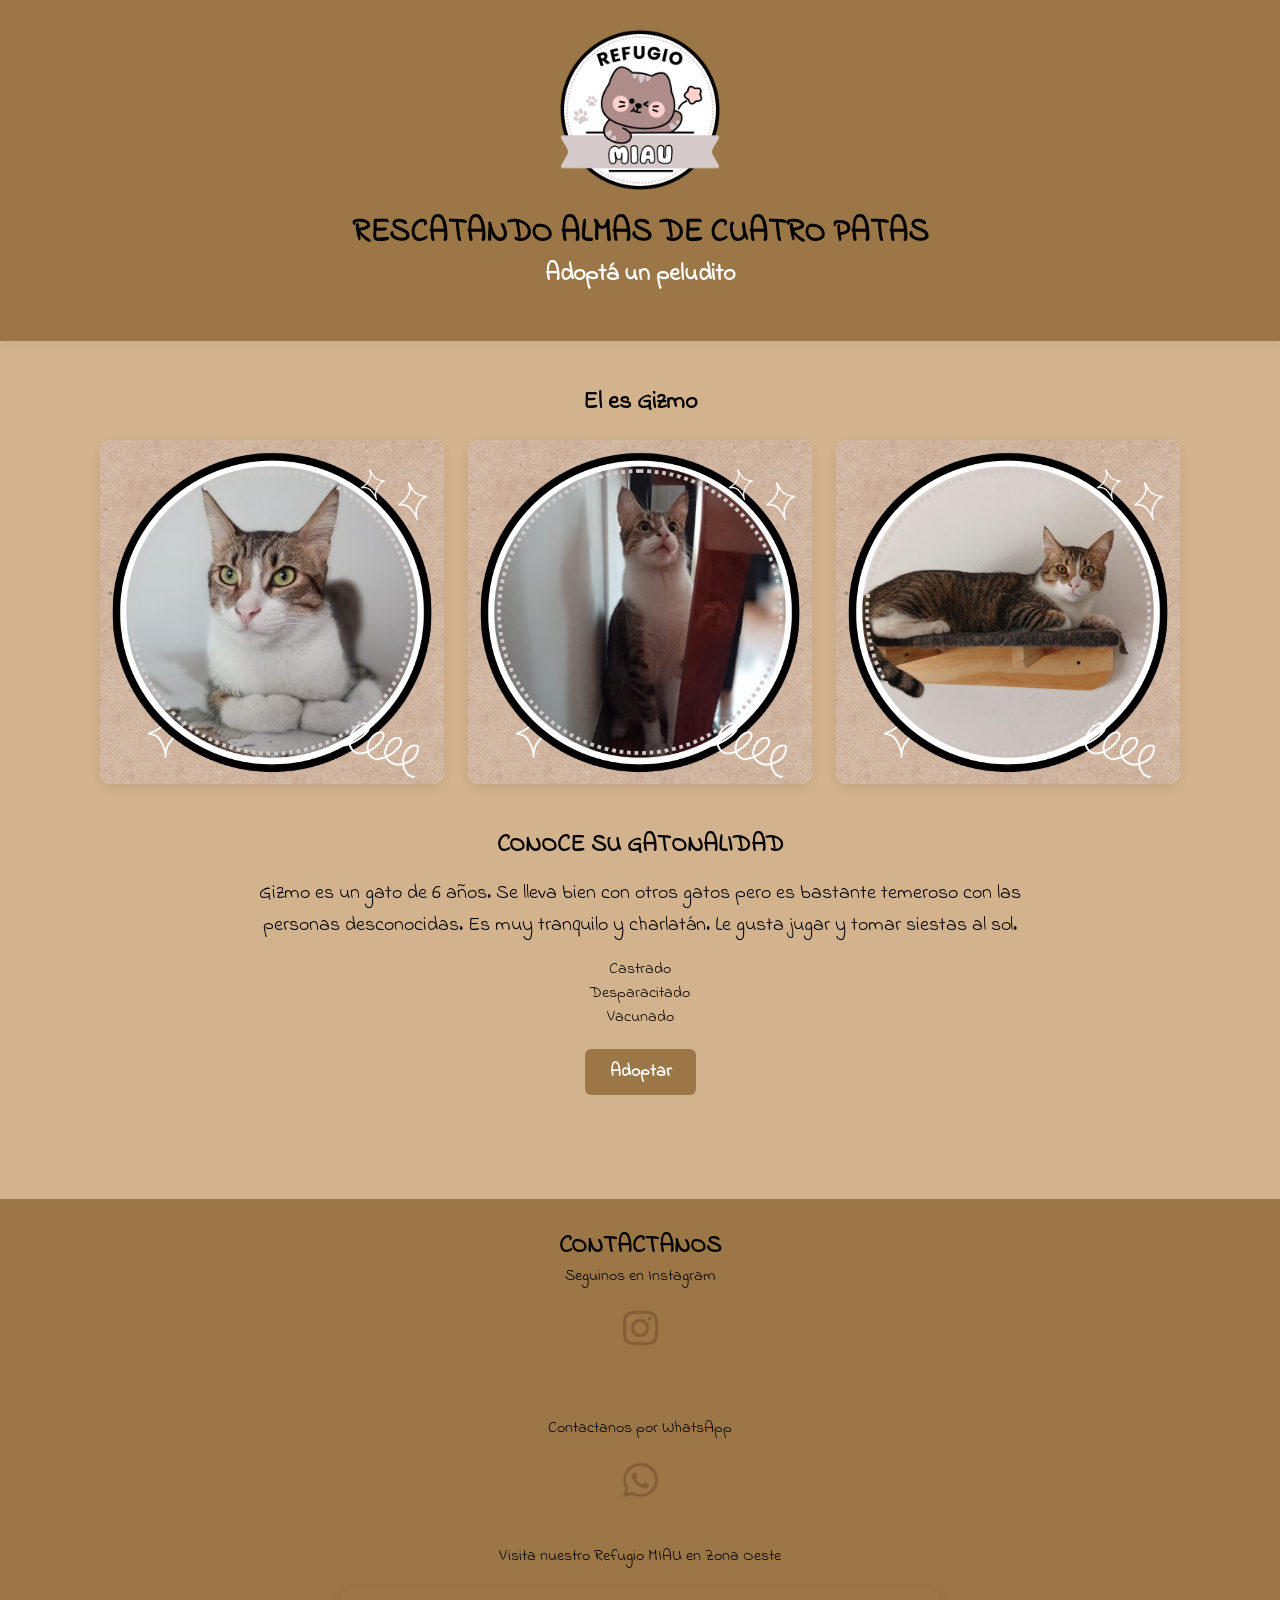
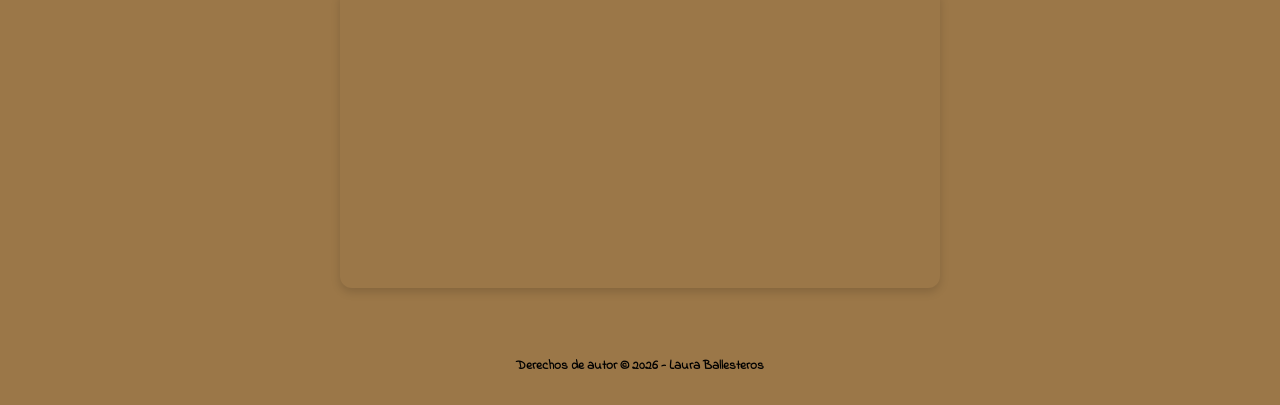
<file: gizmo.html>
<!DOCTYPE html>
<html>
    <head>
        <meta charset="UTF-8">
        <meta name="viewport" content="width=device-width, initial-scale=1.0">
        <title>Gizmo</title>
        <!-- ÍCONO DE LA PESTAÑA DEL NAVEGADOR -->
        <link rel="shortcut icon" href="IMÁGENES/logorefugiomiau.png">
        <!--ÍCONOS (REDES) DEL FOOTER-->
        <link rel="stylesheet" href="https://cdnjs.cloudflare.com/ajax/libs/font-awesome/6.0.0-beta3/css/all.min.css">
        <!--TIPOGRAFÍA Google Fonts-->
        <link rel="preconnect" href="https://fonts.googleapis.com">
        <link rel="preconnect" href="https://fonts.gstatic.com" crossorigin>
        <link href="https://fonts.googleapis.com/css2?family=Indie+Flower&family=Playwrite+GB+S:ital,wght@0,100..400;1,100..400&display=swap" rel="stylesheet">
        <!--CSS EXTERNO-->
        <link rel="stylesheet" href="styles.css">
    </head>
    <body>
        <header> 
            <!--LOGO-->
            <img src="IMÁGENES/logorefugiomiau.png" alt="Logo" width="200" height="200">
            <!--ENCABEZADO-->
            <div class="header-titulos">
            <h1 class="centrado">RESCATANDO ALMAS DE CUATRO PATAS</h1>
            <h2 class="centrado color-tipografia">Adoptá un peludito</h2>
            </div>
        <br>
        </header>
    <main><!--CONTENIDO PRINCIPAL-->
        <section>
            <br>
            <h1 class="centrado">El es Gizmo</h1>
            <article>
                <section class="galeria-seccion">
    <div class="galeria-container">
        <!-- Card 1 de GIZMO -->
        <div class="foto-card">
            <div class="foto-wrapper card-imagen">
                <img src="IMÁGENES/gizmo1.png" alt="Gizmo">
            </div>
        </div>
        <!-- Card 2 de GIZMO -->
        <div class="foto-card">
            <div class="foto-wrapper">
                <img src="IMÁGENES/gizmo2.png" alt="Gizmo">
            </div>
        </div>
        <!-- Card 3 de GIZMO -->
        <div class="foto-card">
            <div class="foto-wrapper">
                    <img src="IMÁGENES/gizmo3.png" alt="Gizmo">
                </div>
        </div>
            </article>
        <br>
        <h2 class="centrado">CONOCE SU GATONALIDAD</h2>
        <p class="gatonalidad-texto centrado">Gizmo es un gato de 6 años. Se lleva bien con otros gatos pero es bastante temeroso con las personas desconocidas. Es muy tranquilo y charlatán. Le gusta jugar y tomar siestas al sol.</p>
        <p class="centrado">Castrado</p>
        <p class="centrado">Desparacitado</p>
        <P class="centrado">Vacunado</P>
        <p></p>
        <!-- BOTONES -->
        <div class="video-img-container">
            <a href="formulario.html">
                <button type="button">Adoptar</button>
            </a>
        </div>
        </section>
    </main>
    <br>
    <footer><!--CONTACTO/DERECHOS DE AUTOR-->
        <h2 class="centrado">CONTACTANOS</h2>
        <div>
        <!-- Instagram -->
        <p class="centrado">Seguinos en Instagram</p>
        <a class="video-img-container" href="https://www.instagram.com/refugio.miau?igsh=bG8xNWZqcTlzODRh" target="_blank">
            <i class="fa-brands fa-instagram"></i>
        </a>
        <br><br>
        <!-- WhatsApp -->
        <p class="centrado">Contactanos por WhatsApp</p>
        <a class="video-img-container" href="https://wa.me/5491134117715" target="_blank">
            <i class="fa-brands fa-whatsapp"></i>
        </a>
        </div>
        <br>
        <!-- Maps -->
        <p class="centrado">Visita nuestro Refugio MIAU en Zona Oeste</p>
        <div class="mapa-container">
        <iframe src="https://www.google.com/maps/embed?pb=!1m18!1m12!1m3!1d3282.9001862675364!2d-58.56093532545989!3d-34.63196257294415!2m3!1f0!2f0!3f0!3m2!1i1024!2i768!4f13.1!3m3!1m2!1s0x95bcc7fe97b657a3%3A0xe22fb5b7c759d3fe!2sCampito%20de%20Ciudadela!5e0!3m2!1ses!2sar!4v1779248191487!5m2!1ses!2sar" width="600" height="450" style="border:0;" allowfullscreen="" loading="lazy" referrerpolicy="no-referrer-when-downgrade"></iframe>
        </div>
        <br><br>
        <h5 class="centrado">Derechos de autor © 2026 - Laura Ballesteros</h5>
    </footer>
    </body>
</html>
</file>
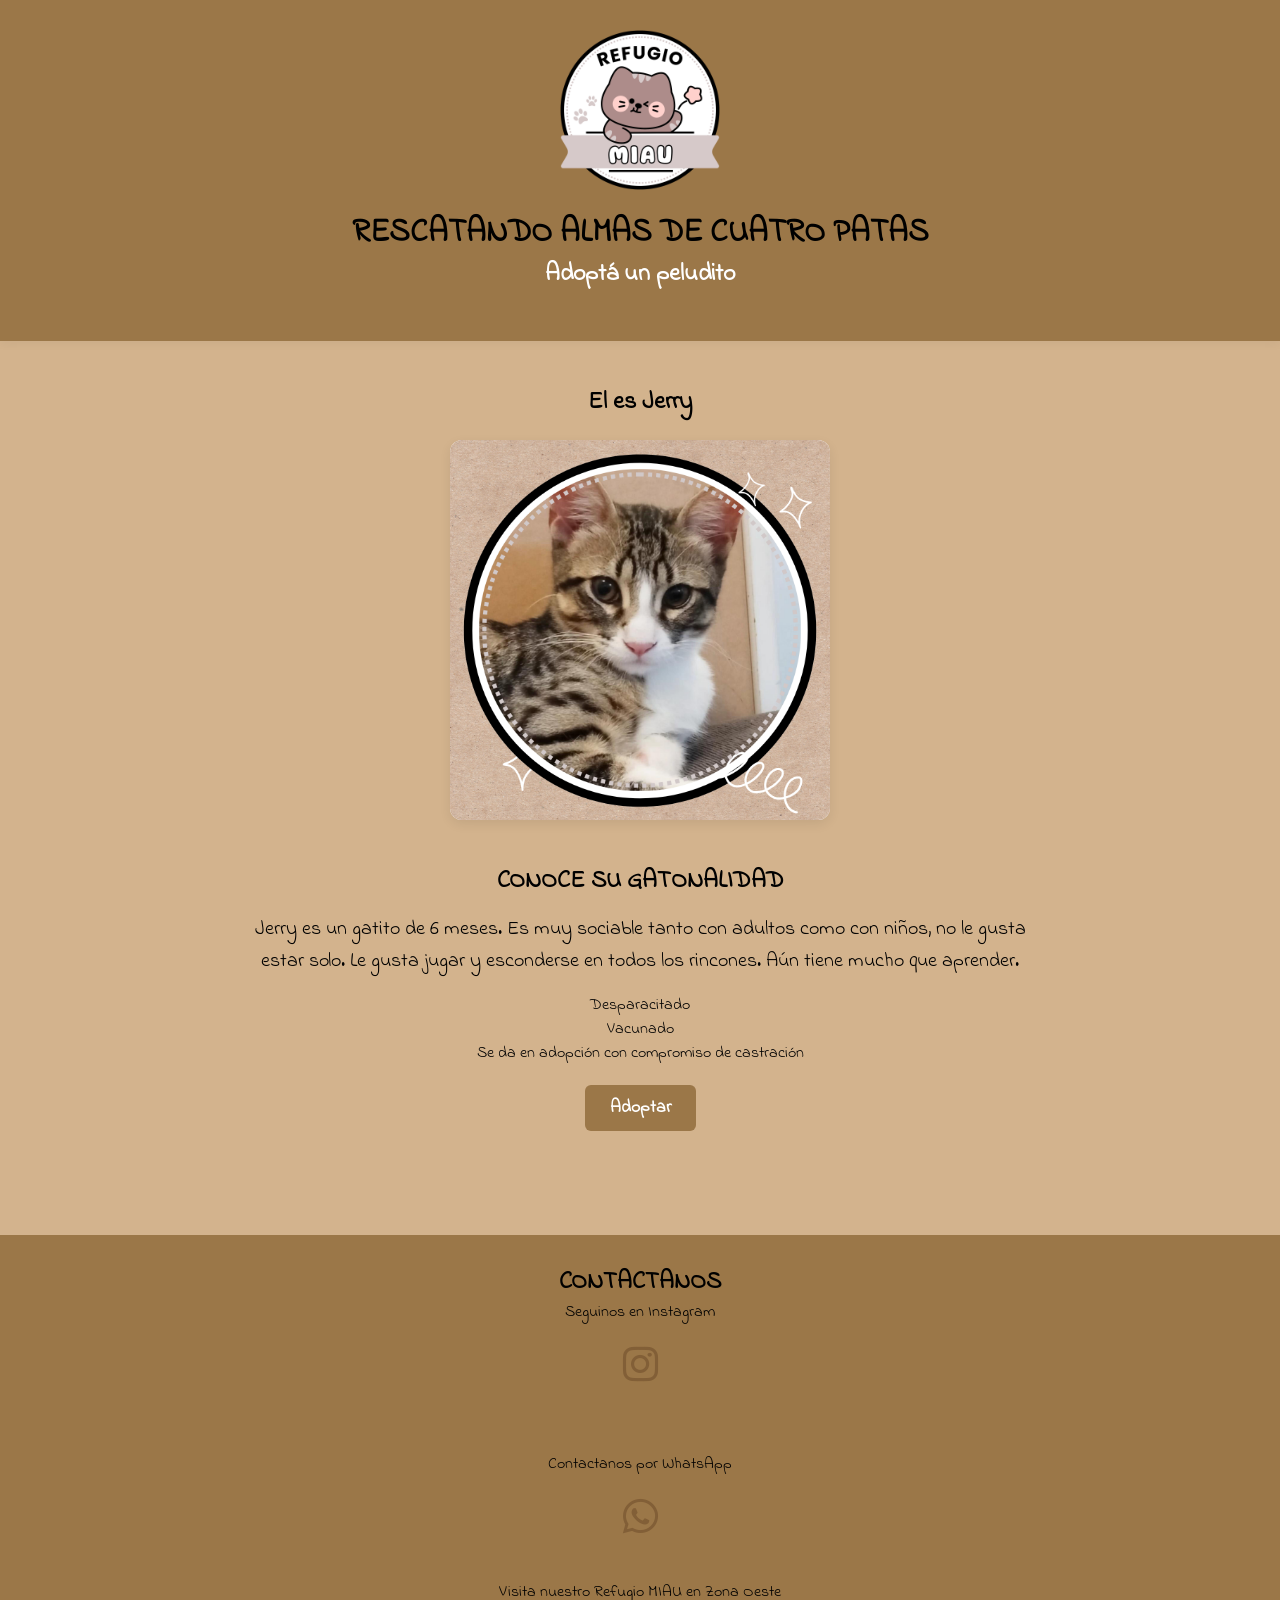
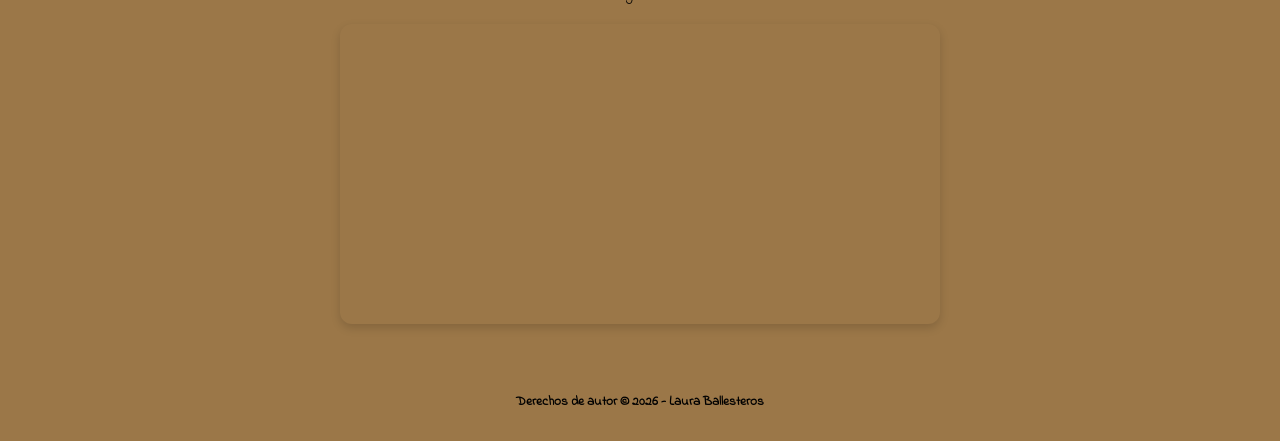
<file: jerry.html>
<!DOCTYPE html>
<html>
    <head>
        <meta charset="UTF-8">
        <meta name="viewport" content="width=device-width, initial-scale=1.0">
        <title>Jerry</title>
        <!-- ÍCONO DE LA PESTAÑA DEL NAVEGADOR -->
        <link rel="shortcut icon" href="IMÁGENES/logorefugiomiau.png">
        <!--ÍCONOS (REDES) DEL FOOTER-->
        <link rel="stylesheet" href="https://cdnjs.cloudflare.com/ajax/libs/font-awesome/6.0.0-beta3/css/all.min.css">
        <!--TIPOGRAFÍA Google Fonts-->
        <link rel="preconnect" href="https://fonts.googleapis.com">
        <link rel="preconnect" href="https://fonts.gstatic.com" crossorigin>
        <link href="https://fonts.googleapis.com/css2?family=Indie+Flower&family=Playwrite+GB+S:ital,wght@0,100..400;1,100..400&display=swap" rel="stylesheet">
        <!--CSS EXTERNO-->
        <link rel="stylesheet" href="styles.css">
    </head>
    <body>
        <header>
            <!--LOGO-->
            <img src="IMÁGENES/logorefugiomiau.png" alt="Logo" width="200" height="200">
            <!--ENCABEZADO-->
            <div class="header-titulos">
            <h1 class="centrado">RESCATANDO ALMAS DE CUATRO PATAS</h1>
            <h2 class="centrado color-tipografia">Adoptá un peludito</h2>
            </div>
        <br>
        </header>
    <main><!--CONTENIDO PRINCIPAL-->
        <section>
            <br>
            <h1 class="centrado">El es Jerry</h1>
            <article>
                <section class="galeria-seccion">
    <div class="galeria-container">
        <!-- Card 1 de JERRY -->
        <div class="foto-card">
            <div class="foto-wrapper card-imagen">
                <img src="IMÁGENES/Jerry1.png" alt="Jerry">
            </div>
        </div>
            </article>
        <br>
        <h2 class="centrado">CONOCE SU GATONALIDAD</h2>
        <p class="gatonalidad-texto centrado">Jerry es un gatito de 6 meses. Es muy sociable tanto con adultos como con niños, no le gusta estar solo. Le gusta jugar y esconderse en todos los rincones. Aún tiene mucho que aprender.</p>
        <p class="centrado">Desparacitado</p>
        <P class="centrado">Vacunado</P>
        <p class="centrado">Se da en adopción con compromiso de castración</p>
        <!-- BOTONES -->
        <div class="video-img-container">
            <a href="formulario.html">
                <button type="button">Adoptar</button>
            </a>
        </div>
        </section>
    </main>
    <br>
    <footer><!--CONTACTO/DERECHOS DE AUTOR-->
        <h2 class="centrado">CONTACTANOS</h2>
        <div>
        <!-- Instagram -->
        <p class="centrado">Seguinos en Instagram</p>
        <a class="video-img-container" href="https://www.instagram.com/refugio.miau?igsh=bG8xNWZqcTlzODRh" target="_blank">
            <i class="fa-brands fa-instagram"></i>
        </a>
        <br><br>
        <!-- WhatsApp -->
        <p class="centrado">Contactanos por WhatsApp</p>
        <a class="video-img-container" href="https://wa.me/5491134117715" target="_blank">
            <i class="fa-brands fa-whatsapp"></i>
        </a>
        </div>
        <br>
        <!-- Maps -->
        <p class="centrado">Visita nuestro Refugio MIAU en Zona Oeste</p>
        <div class="mapa-container">
        <iframe src="https://www.google.com/maps/embed?pb=!1m18!1m12!1m3!1d3282.9001862675364!2d-58.56093532545989!3d-34.63196257294415!2m3!1f0!2f0!3f0!3m2!1i1024!2i768!4f13.1!3m3!1m2!1s0x95bcc7fe97b657a3%3A0xe22fb5b7c759d3fe!2sCampito%20de%20Ciudadela!5e0!3m2!1ses!2sar!4v1779248191487!5m2!1ses!2sar" width="600" height="450" style="border:0;" allowfullscreen="" loading="lazy" referrerpolicy="no-referrer-when-downgrade"></iframe>
        </div>
        <br><br>
        <h5 class="centrado">Derechos de autor © 2026 - Laura Ballesteros</h5>
    </footer>
    </body>
</html>
</file>
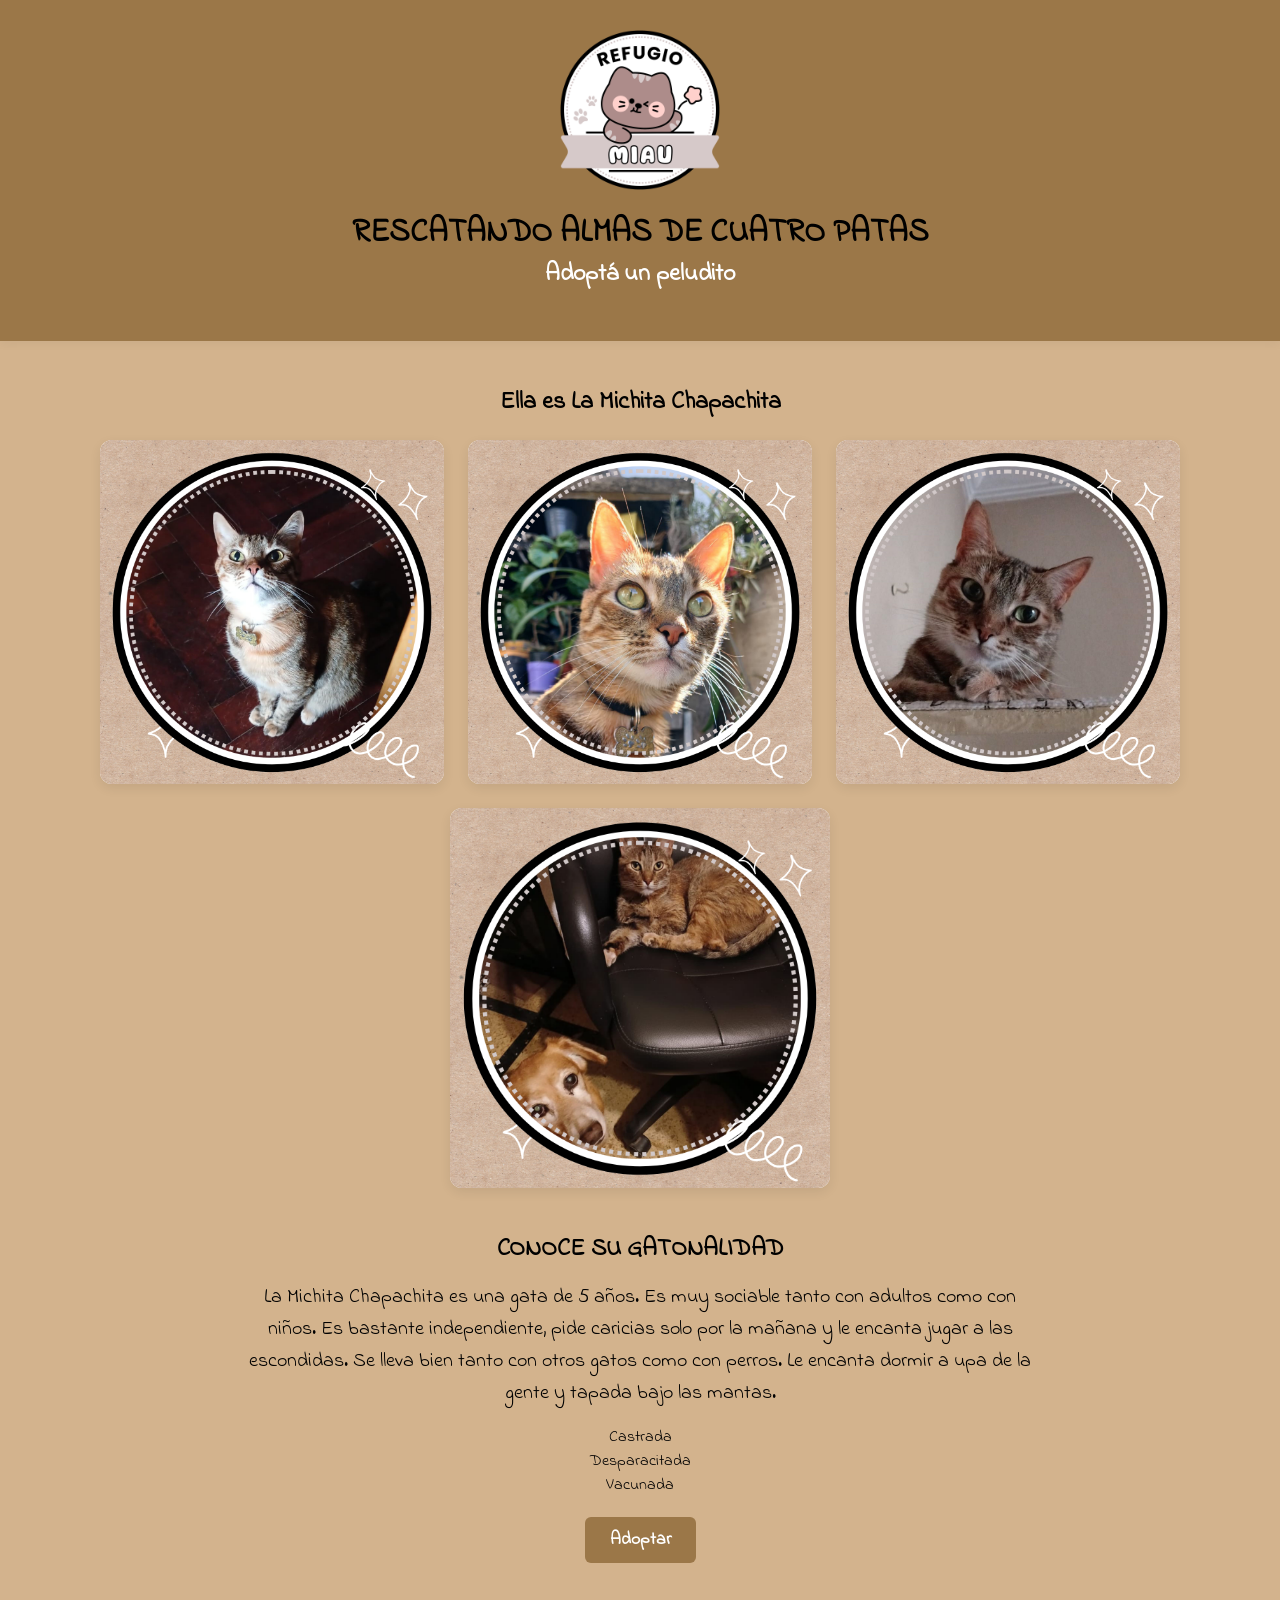
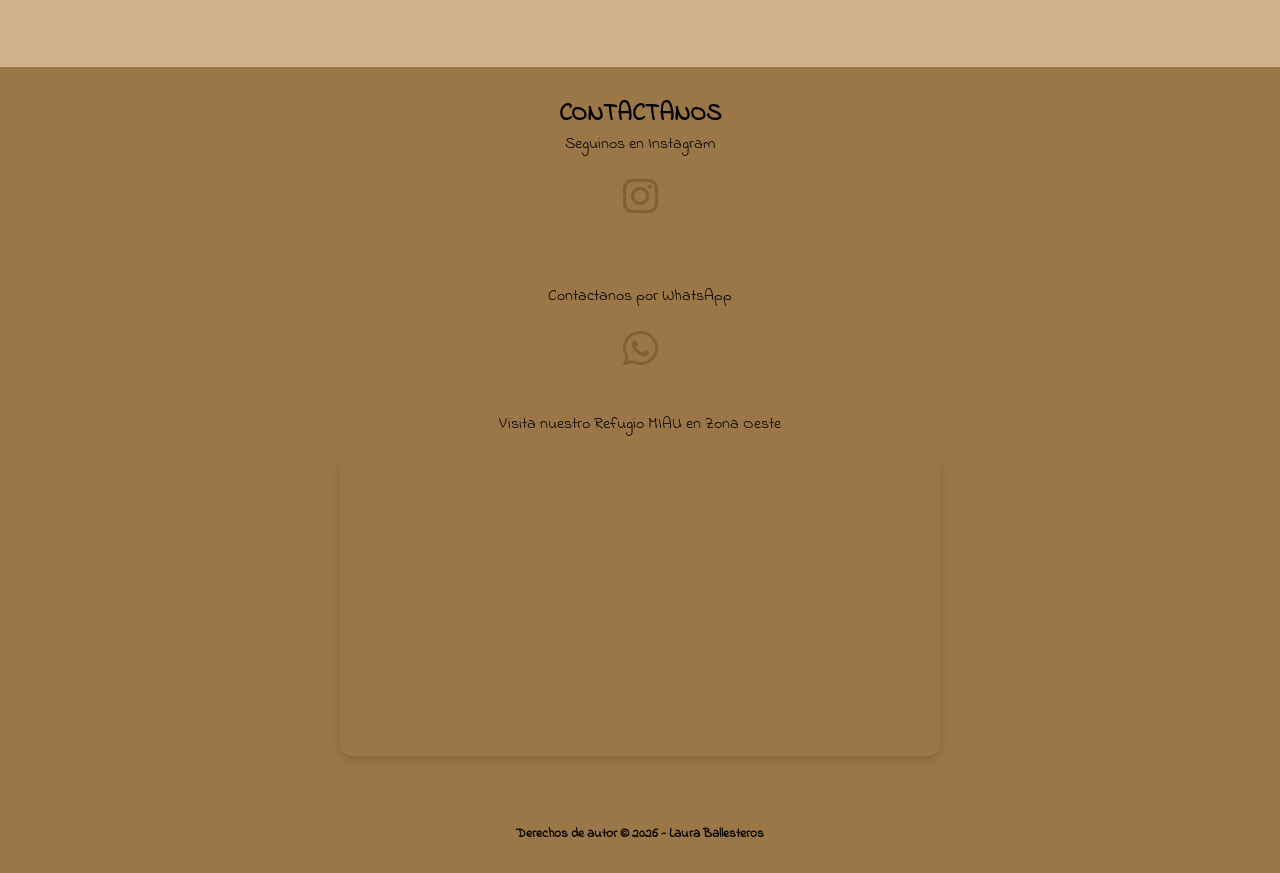
<file: lamichitachapachita.html>
<!DOCTYPE html>
<html>
    <head>
        <meta charset="UTF-8">
        <meta name="viewport" content="width=device-width, initial-scale=1.0">
        <title>La Michita Chapachita</title>
        <!-- ÍCONO DE LA PESTAÑA DEL NAVEGADOR -->
        <link rel="shortcut icon" href="IMÁGENES/logorefugiomiau.png">
        <!--ÍCONOS (REDES) DEL FOOTER-->
        <link rel="stylesheet" href="https://cdnjs.cloudflare.com/ajax/libs/font-awesome/6.0.0-beta3/css/all.min.css">
        <!--TIPOGRAFÍA Google Fonts-->
        <link rel="preconnect" href="https://fonts.googleapis.com">
        <link rel="preconnect" href="https://fonts.gstatic.com" crossorigin>
        <link href="https://fonts.googleapis.com/css2?family=Indie+Flower&family=Playwrite+GB+S:ital,wght@0,100..400;1,100..400&display=swap" rel="stylesheet">
        <!--CSS EXTERNO-->
        <link rel="stylesheet" href="styles.css">
    </head>
    <body>
        <header> 
            <!--LOGO-->
            <img src="IMÁGENES/logorefugiomiau.png" alt="Logo" width="200" height="200">
            <!--ENCABEZADO-->
            <div class="header-titulos">
            <h1 class="centrado">RESCATANDO ALMAS DE CUATRO PATAS</h1>
            <h2 class="centrado color-tipografia">Adoptá un peludito</h2>
            </div>
        <br>
        </header>
    <main><!--CONTENIDO PRINCIPAL-->
        <section>
            <br>
            <h1 class="centrado">Ella es La Michita Chapachita</h1>
            <article>
                <section class="galeria-seccion">
    <div class="galeria-container">
        <!-- Card 1 de LA MICHITA CHAPACHITA -->
        <div class="foto-card">
            <div class="foto-wrapper card-imagen">
                <img src="IMÁGENES/chapachita1.png" alt="Chapachita">
            </div>
        </div>
        <!-- Card 2 de LA MICHITA CHAPACHITA -->
        <div class="foto-card">
            <div class="foto-wrapper">
                <img src="IMÁGENES/chapachita2.png" alt="Chapachita">
            </div>
        </div>
        <!-- Card 3 de LA MICHITA CHAPACHITA -->
        <div class="foto-card">
            <div class="foto-wrapper">
                    <img src="IMÁGENES/chapachita3.png" alt="Chapachita">
                </div>
        </div>
        <!-- Card 4 de LA MICHITA CHAPACHITA -->
        <div class="foto-card">
            <div class="foto-wrapper">
                <img src="IMÁGENES/chapachita4.png" alt="Chapachita">
            </div>
        </div>
            </article>
        <br>
        <h2 class="centrado">CONOCE SU GATONALIDAD</h2>
        <p class="gatonalidad-texto centrado">La Michita Chapachita es una gata de 5 años. Es muy sociable tanto con adultos como con niños. Es bastante independiente, pide caricias solo por la mañana y le encanta jugar a las escondidas. Se lleva bien tanto con otros gatos como con perros. Le encanta dormir a upa de la gente y tapada bajo las mantas.</p>
        <p class="centrado">Castrada</p>
        <p class="centrado">Desparacitada</p>
        <P class="centrado">Vacunada</P>
        <p></p>
        <!-- BOTONES -->
        <div class="video-img-container">
            <a href="formulario.html">
                <button type="button">Adoptar</button>
            </a>
        </div>
        </section>
    </main>
    <br>
    <footer><!--CONTACTO/DERECHOS DE AUTOR-->
        <h2 class="centrado">CONTACTANOS</h2>
        <div>
        <!-- Instagram -->
        <p class="centrado">Seguinos en Instagram</p>
        <a class="video-img-container" href="https://www.instagram.com/refugio.miau?igsh=bG8xNWZqcTlzODRh" target="_blank">
            <i class="fa-brands fa-instagram"></i>
        </a>
        <br><br>
        <!-- WhatsApp -->
        <p class="centrado">Contactanos por WhatsApp</p>
        <a class="video-img-container" href="https://wa.me/5491134117715" target="_blank">
            <i class="fa-brands fa-whatsapp"></i>
        </a>
        </div>
        <br>
        <!-- Maps -->
        <p class="centrado">Visita nuestro Refugio MIAU en Zona Oeste</p>
        <div class="mapa-container">
        <iframe src="https://www.google.com/maps/embed?pb=!1m18!1m12!1m3!1d3282.9001862675364!2d-58.56093532545989!3d-34.63196257294415!2m3!1f0!2f0!3f0!3m2!1i1024!2i768!4f13.1!3m3!1m2!1s0x95bcc7fe97b657a3%3A0xe22fb5b7c759d3fe!2sCampito%20de%20Ciudadela!5e0!3m2!1ses!2sar!4v1779248191487!5m2!1ses!2sar" width="600" height="450" style="border:0;" allowfullscreen="" loading="lazy" referrerpolicy="no-referrer-when-downgrade"></iframe>
        </div>
        <br><br>
        <h5 class="centrado">Derechos de autor © 2026 - Laura Ballesteros</h5>
    </footer>
    </body>
</html>
</file>
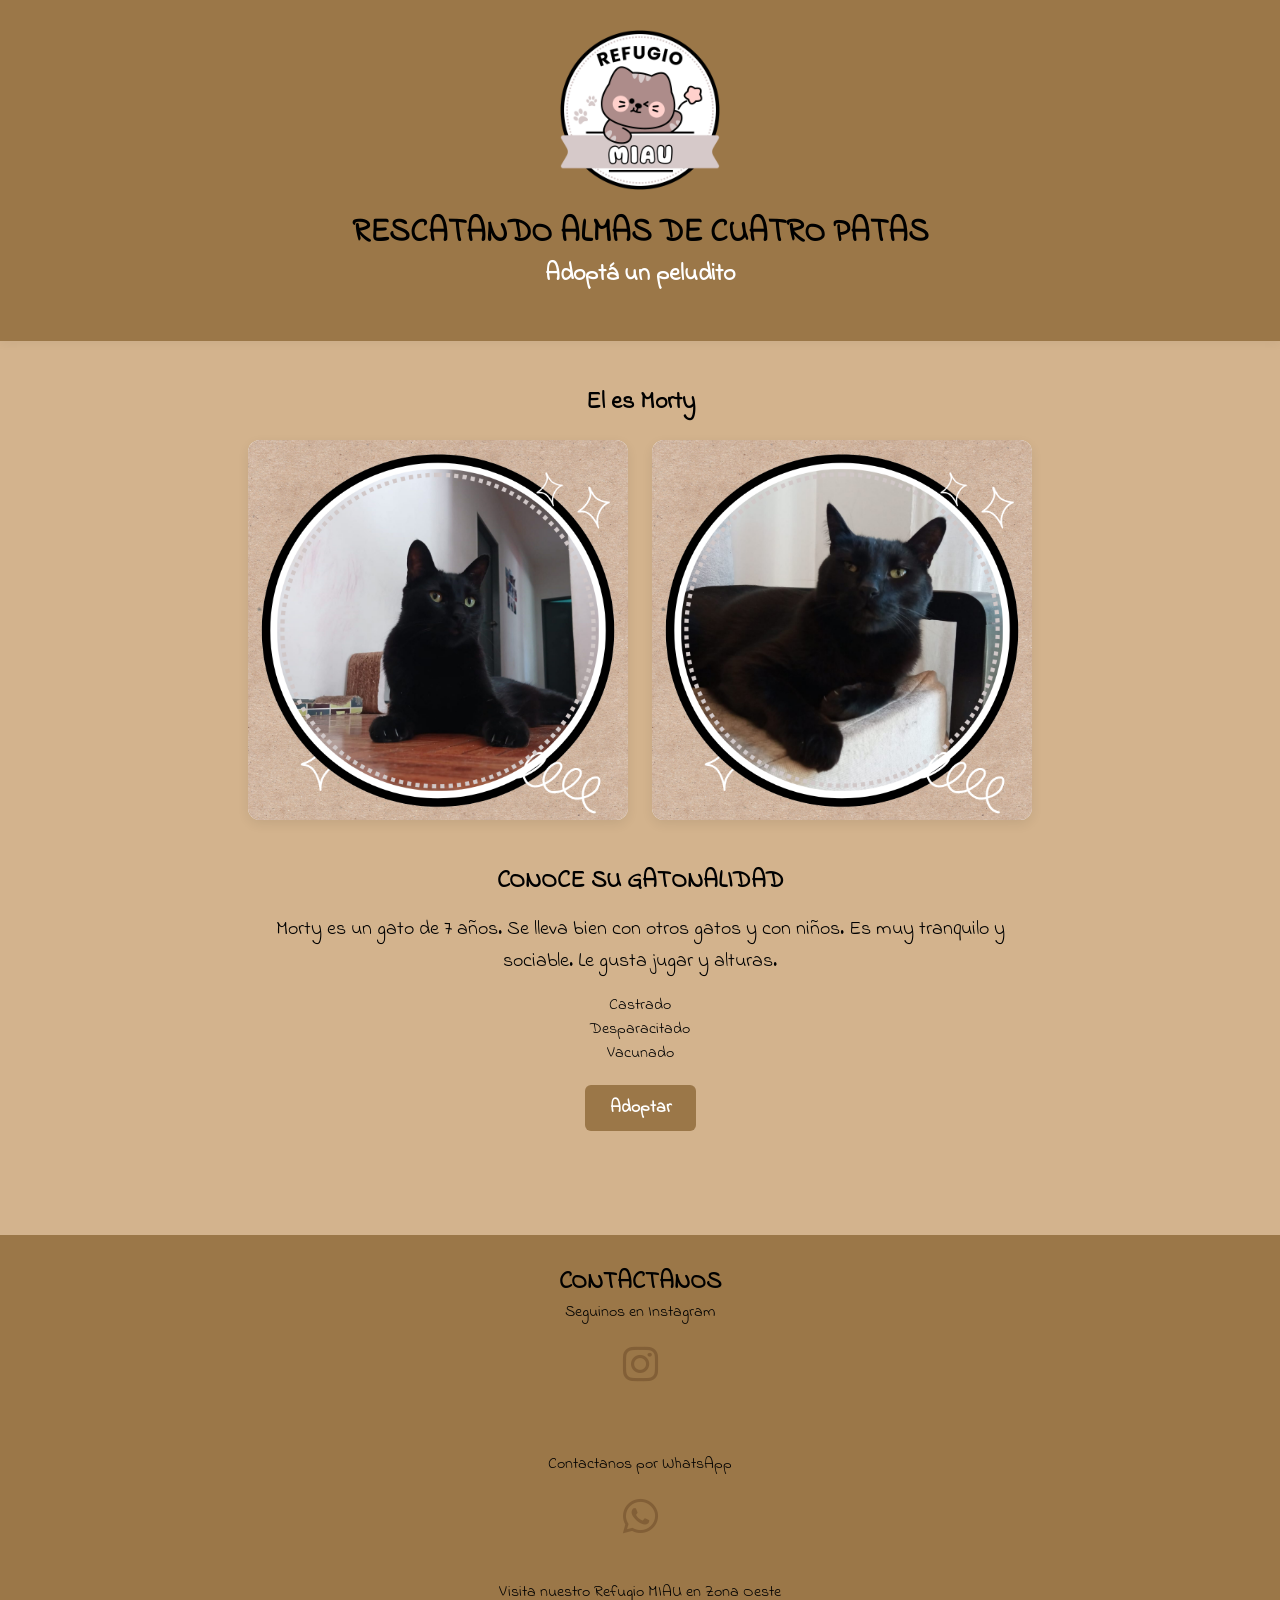
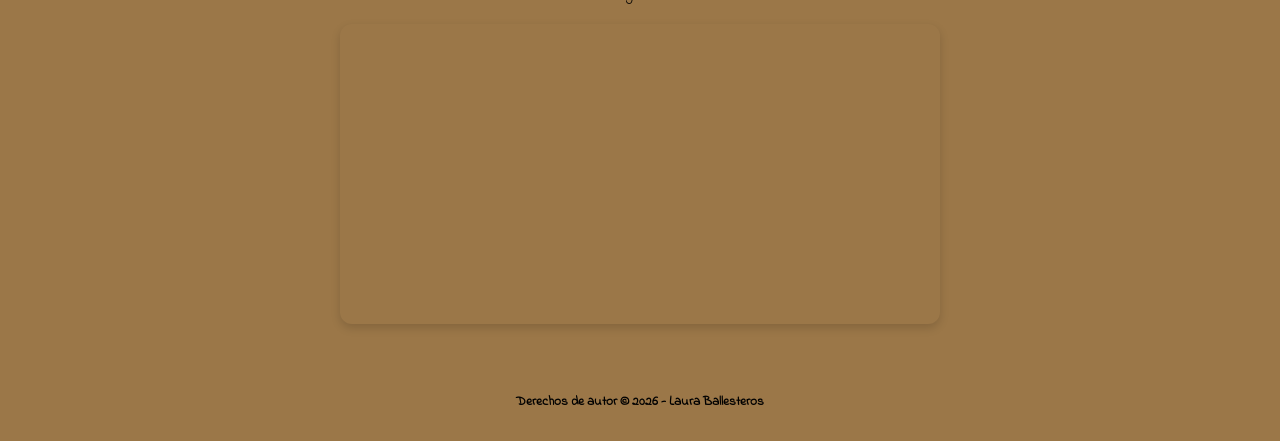
<file: morty.html>
<!DOCTYPE html>
<html>
    <head>
        <meta charset="UTF-8">
        <meta name="viewport" content="width=device-width, initial-scale=1.0">
        <title>Morty</title>
        <!-- ÍCONO DE LA PESTAÑA DEL NAVEGADOR -->
        <link rel="shortcut icon" href="IMÁGENES/logorefugiomiau.png">
        <!--ÍCONOS (REDES) DEL FOOTER-->
        <link rel="stylesheet" href="https://cdnjs.cloudflare.com/ajax/libs/font-awesome/6.0.0-beta3/css/all.min.css">
        <!--TIPOGRAFÍA Google Fonts-->
        <link rel="preconnect" href="https://fonts.googleapis.com">
        <link rel="preconnect" href="https://fonts.gstatic.com" crossorigin>
        <link href="https://fonts.googleapis.com/css2?family=Indie+Flower&family=Playwrite+GB+S:ital,wght@0,100..400;1,100..400&display=swap" rel="stylesheet">
        <!--CSS EXTERNO-->
        <link rel="stylesheet" href="styles.css">
    </head>
    <body>
        <header> 
            <!--LOGO-->
            <img src="IMÁGENES/logorefugiomiau.png" alt="Logo" width="200" height="200">
            <!--ENCABEZADO-->
            <div class="header-titulos">
            <h1 class="centrado">RESCATANDO ALMAS DE CUATRO PATAS</h1>
            <h2 class="centrado color-tipografia">Adoptá un peludito</h2>
            </div>
        <br>
        </header>
    <main><!--CONTENIDO PRINCIPAL-->
        <section>
            <br>
            <h1 class="centrado">El es Morty</h1>
            <article>
                <section class="galeria-seccion">
    <div class="galeria-container">
        <!-- Card 1 de MORTY -->
        <div class="foto-card">
            <div class="foto-wrapper card-imagen">
                <img src="IMÁGENES/morty1.png" alt="Morty">
            </div>
        </div>
        <!-- Card 2 de MORTY -->
        <div class="foto-card">
            <div class="foto-wrapper">
                <img src="IMÁGENES/morty2.png" alt="Morty">
            </div>
        </div>
            </article>
        <br>
        <h2 class="centrado">CONOCE SU GATONALIDAD</h2>
        <p class="gatonalidad-texto centrado">Morty es un gato de 7 años. Se lleva bien con otros gatos y con niños. Es muy tranquilo y sociable. Le gusta jugar y alturas.</p>
        <p class="centrado">Castrado</p>
        <p class="centrado">Desparacitado</p>
        <P class="centrado">Vacunado</P>
        <p></p>
        <!-- BOTONES -->
        <div class="video-img-container">
            <a href="formulario.html">
                <button type="button">Adoptar</button>
            </a>
        </div>
        </section>
    </main>
    <br>
    <footer><!--CONTACTO/DERECHOS DE AUTOR-->
        <h2 class="centrado">CONTACTANOS</h2>
        <div>
        <!-- Instagram -->
        <p class="centrado">Seguinos en Instagram</p>
        <a class="video-img-container" href="https://www.instagram.com/refugio.miau?igsh=bG8xNWZqcTlzODRh" target="_blank">
            <i class="fa-brands fa-instagram"></i>
        </a>
        <br><br>
        <!-- WhatsApp -->
        <p class="centrado">Contactanos por WhatsApp</p>
        <a class="video-img-container" href="https://wa.me/5491134117715" target="_blank">
            <i class="fa-brands fa-whatsapp"></i>
        </a>
        </div>
        <br>
        <!-- Maps -->
        <p class="centrado">Visita nuestro Refugio MIAU en Zona Oeste</p>
        <div class="mapa-container">
        <iframe src="https://www.google.com/maps/embed?pb=!1m18!1m12!1m3!1d3282.9001862675364!2d-58.56093532545989!3d-34.63196257294415!2m3!1f0!2f0!3f0!3m2!1i1024!2i768!4f13.1!3m3!1m2!1s0x95bcc7fe97b657a3%3A0xe22fb5b7c759d3fe!2sCampito%20de%20Ciudadela!5e0!3m2!1ses!2sar!4v1779248191487!5m2!1ses!2sar" width="600" height="450" style="border:0;" allowfullscreen="" loading="lazy" referrerpolicy="no-referrer-when-downgrade"></iframe>
        </div>
        <br><br>
        <h5 class="centrado">Derechos de autor © 2026 - Laura Ballesteros</h5>
    </footer>
    </body>
</html>
</file>
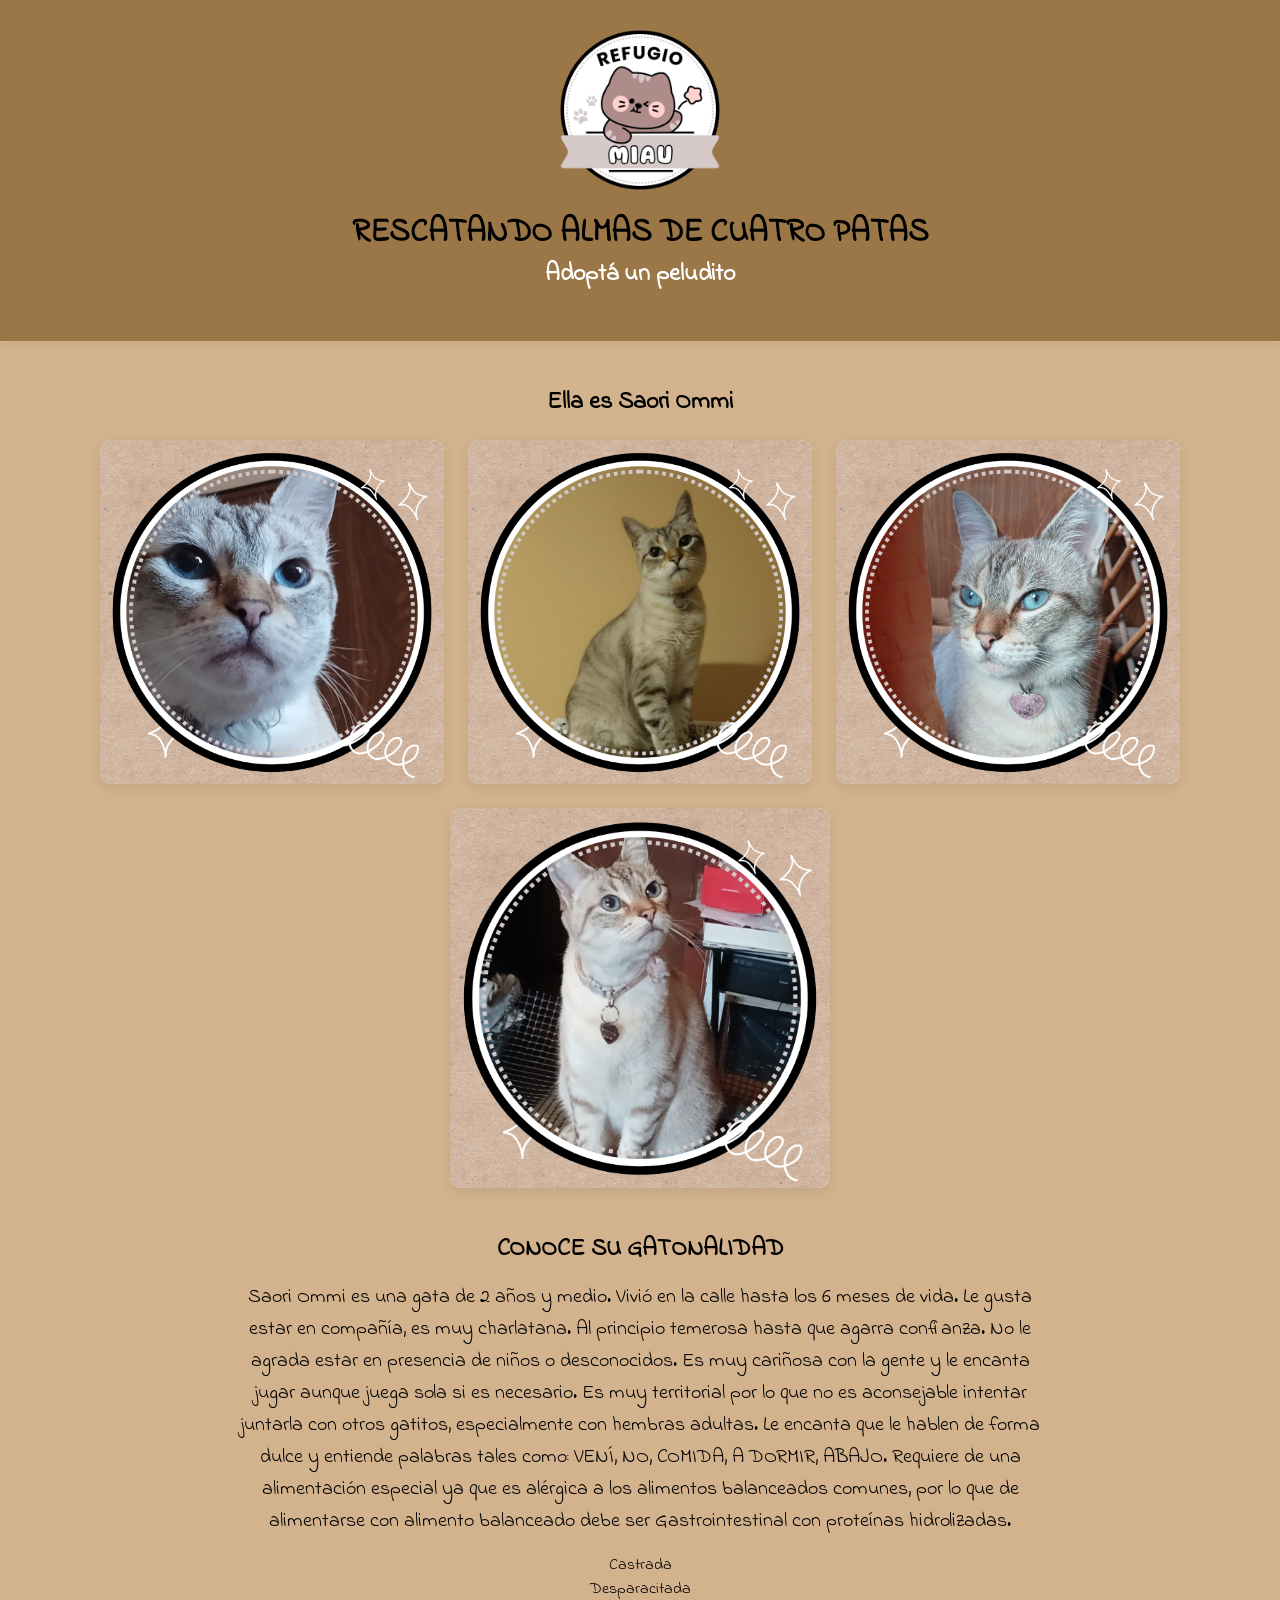
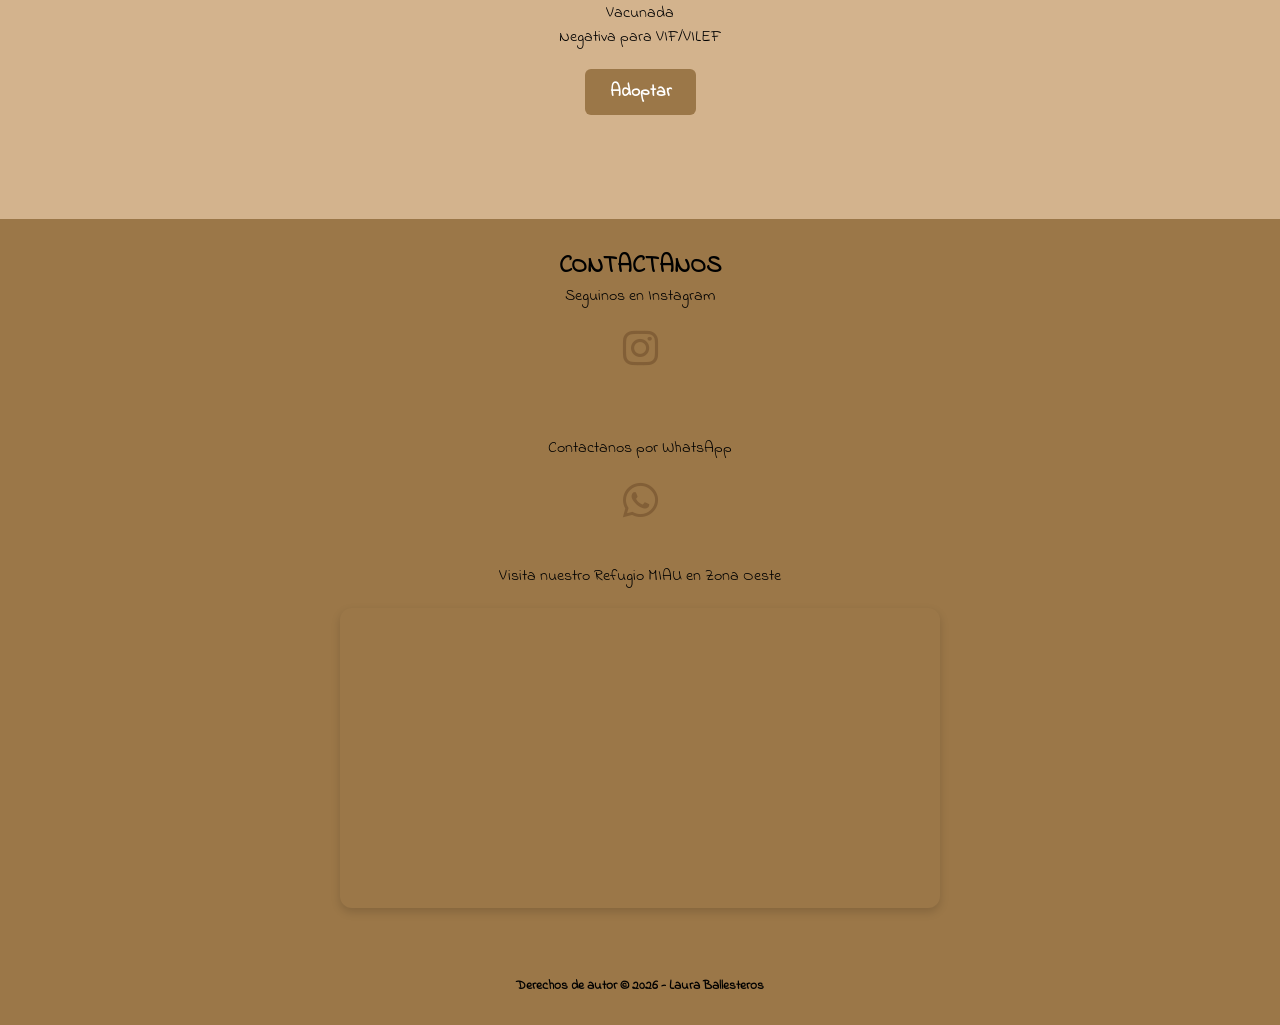
<file: saoriommi.html>
<!DOCTYPE html>
<html>
    <head>
        <meta charset="UTF-8">
        <meta name="viewport" content="width=device-width, initial-scale=1.0">
        <title>Saori Ommi</title>
        <!-- ÍCONO DE LA PESTAÑA DEL NAVEGADOR -->
        <link rel="shortcut icon" href="IMÁGENES/logorefugiomiau.png">
        <!--ÍCONOS (REDES) DEL FOOTER-->
        <link rel="stylesheet" href="https://cdnjs.cloudflare.com/ajax/libs/font-awesome/6.0.0-beta3/css/all.min.css">
        <!--TIPOGRAFÍA Google Fonts-->
        <link rel="preconnect" href="https://fonts.googleapis.com">
        <link rel="preconnect" href="https://fonts.gstatic.com" crossorigin>
        <link href="https://fonts.googleapis.com/css2?family=Indie+Flower&family=Playwrite+GB+S:ital,wght@0,100..400;1,100..400&display=swap" rel="stylesheet">
        <!--CSS EXTERNO-->
        <link rel="stylesheet" href="styles.css">
    </head>
    <body>
        <header> 
            <!--LOGO-->
            <img src="IMÁGENES/logorefugiomiau.png" alt="Logo" width="200" height="200">
            <!--ENCABEZADO-->
            <div class="header-titulos">
            <h1 class="centrado">RESCATANDO ALMAS DE CUATRO PATAS</h1>
            <h2 class="centrado color-tipografia">Adoptá un peludito</h2>
            </div>
        <br>
        </header>
    <main><!--CONTENIDO PRINCIPAL-->
        <section>
            <br>
            <h1 class="centrado">Ella es Saori Ommi</h1>
            <article>
                <section class="galeria-seccion">
    <div class="galeria-container">
        <!-- Card 1 de SAORI OMMI -->
        <div class="foto-card">
            <div class="foto-wrapper card-imagen">
                <img src="IMÁGENES/saori1.png" alt="Saori">
            </div>
        </div>
        <!-- Card 2 de SAORI OMMI -->
        <div class="foto-card">
            <div class="foto-wrapper">
                <img src="IMÁGENES/saori2.png" alt="Saori">
            </div>
        </div>
        <!-- Card 3 de SAORI OMMI -->
        <div class="foto-card">
            <div class="foto-wrapper">
                    <img src="IMÁGENES/saori3.png" alt="Saori">
                </div>
        </div>
        <!-- Card 4 de SAORI OMMI -->
        <div class="foto-card">
            <div class="foto-wrapper">
                <img src="IMÁGENES/saori4.png" alt="Saori">
            </div>
        </div>
            </article>
        <br>
        <h2 class="centrado">CONOCE SU GATONALIDAD</h2>
        <p class="gatonalidad-texto centrado">Saori Ommi es una gata de 2 años y medio. Vivió en la calle hasta los 6 meses de vida. Le gusta estar en compañía, es muy charlatana. Al principio temerosa hasta que agarra confianza. No le agrada estar en presencia de niños o desconocidos. Es muy cariñosa con la gente y le encanta jugar aunque juega sola si es necesario. Es muy territorial por lo que no es aconsejable intentar juntarla con otros gatitos, especialmente con hembras adultas. Le encanta que le hablen de forma dulce y entiende palabras tales como: VENÍ, NO, COMIDA, A DORMIR, ABAJO. Requiere de una alimentación especial ya que es alérgica a los alimentos balanceados comunes, por lo que de alimentarse con alimento balanceado debe ser Gastrointestinal con proteínas hidrolizadas.</p>
        <p class="centrado">Castrada</p>
        <p class="centrado">Desparacitada</p>
        <P class="centrado">Vacunada</P>
        <p class="centrado">Negativa para VIF/VILEF</p>        
        <!-- BOTONES -->
        <div class="video-img-container">
            <a href="formulario.html">
                <button type="button">Adoptar</button>
            </a>
        </div>
        </section>
    </main>
    <br>
    <footer><!--CONTACTO/DERECHOS DE AUTOR-->
        <h2 class="centrado">CONTACTANOS</h2>
        <div>
        <!-- Instagram -->
        <p class="centrado">Seguinos en Instagram</p>
        <a class="video-img-container" href="https://www.instagram.com/refugio.miau?igsh=bG8xNWZqcTlzODRh" target="_blank">
            <i class="fa-brands fa-instagram"></i>
        </a>
        <br><br>
        <!-- WhatsApp -->
        <p class="centrado">Contactanos por WhatsApp</p>
        <a class="video-img-container" href="https://wa.me/5491134117715" target="_blank">
            <i class="fa-brands fa-whatsapp"></i>
        </a>
        </div>
        <br>
        <!-- Maps -->
        <p class="centrado">Visita nuestro Refugio MIAU en Zona Oeste</p>
        <div class="mapa-container">
        <iframe src="https://www.google.com/maps/embed?pb=!1m18!1m12!1m3!1d3282.9001862675364!2d-58.56093532545989!3d-34.63196257294415!2m3!1f0!2f0!3f0!3m2!1i1024!2i768!4f13.1!3m3!1m2!1s0x95bcc7fe97b657a3%3A0xe22fb5b7c759d3fe!2sCampito%20de%20Ciudadela!5e0!3m2!1ses!2sar!4v1779248191487!5m2!1ses!2sar" width="600" height="450" style="border:0;" allowfullscreen="" loading="lazy" referrerpolicy="no-referrer-when-downgrade"></iframe>
        </div>
        <br><br>
        <h5 class="centrado">Derechos de autor © 2026 - Laura Ballesteros</h5>
    </footer>
    </body>
</html>
</file>
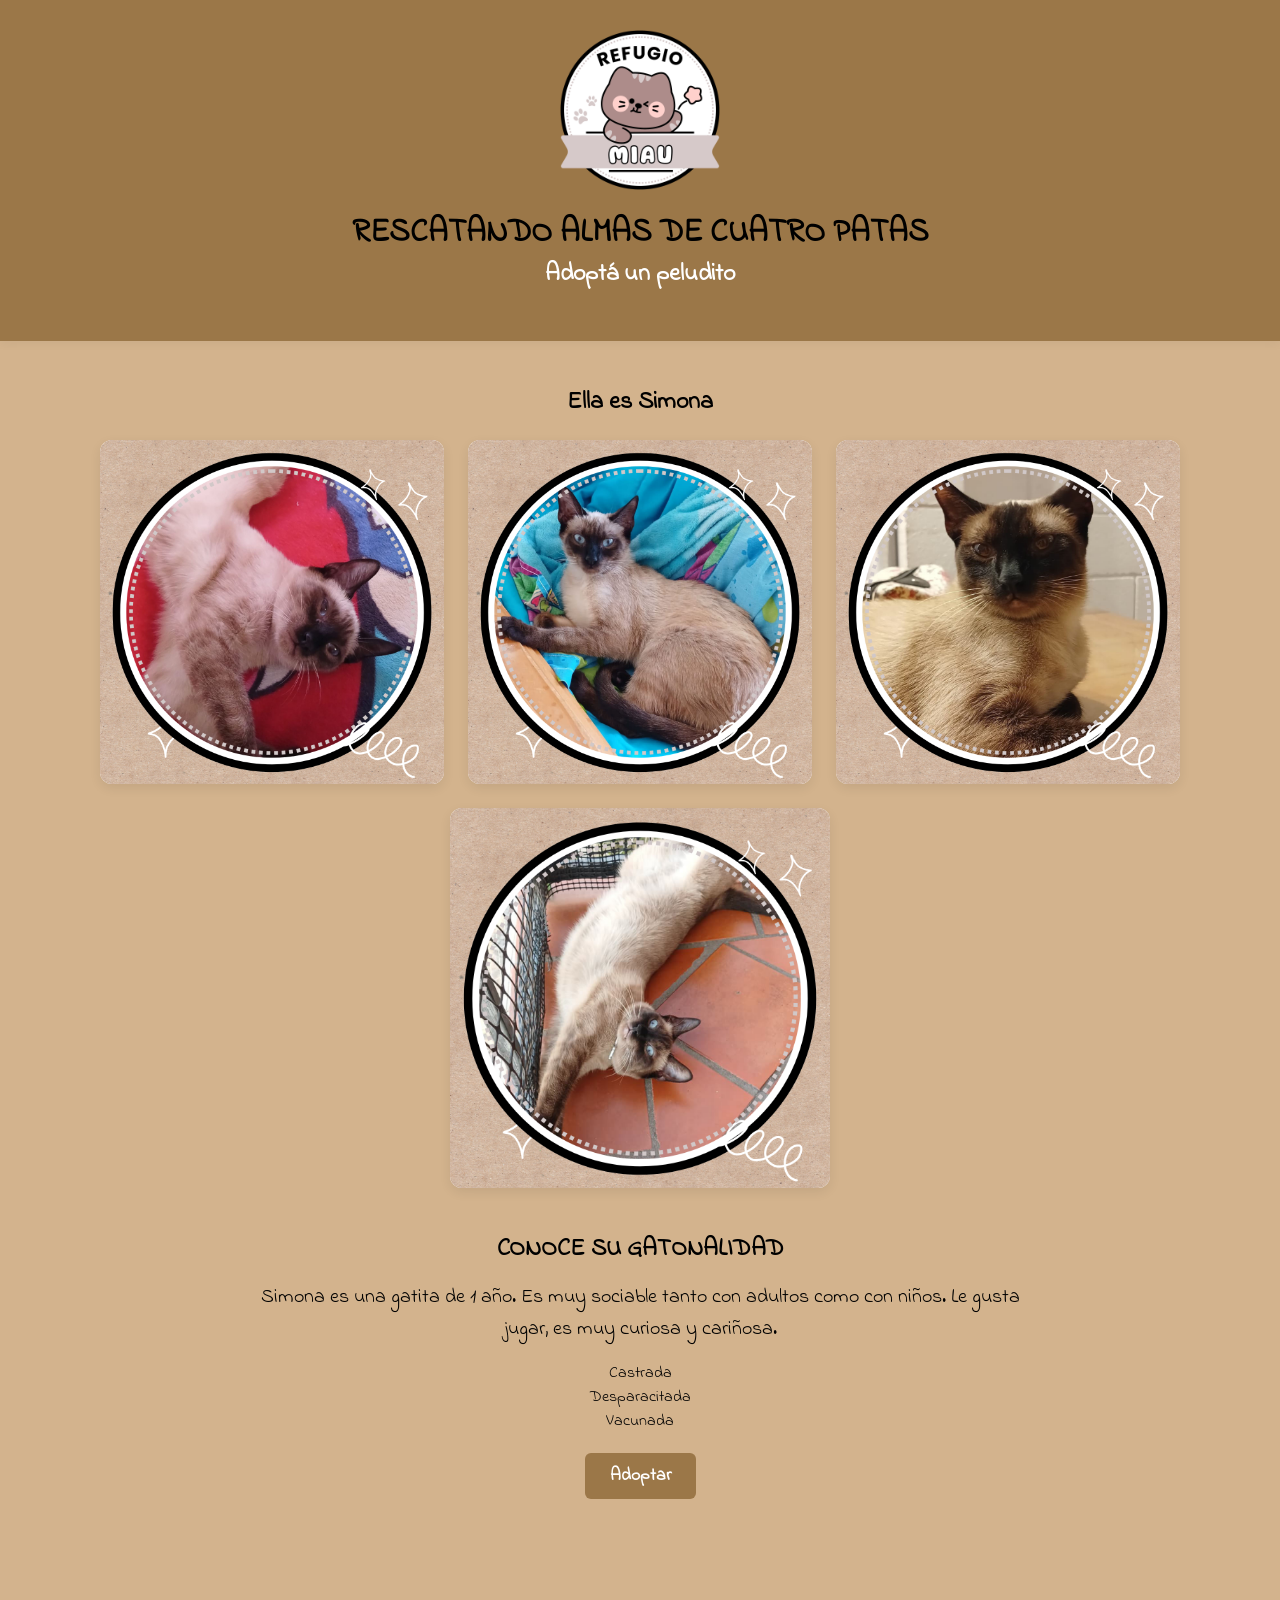
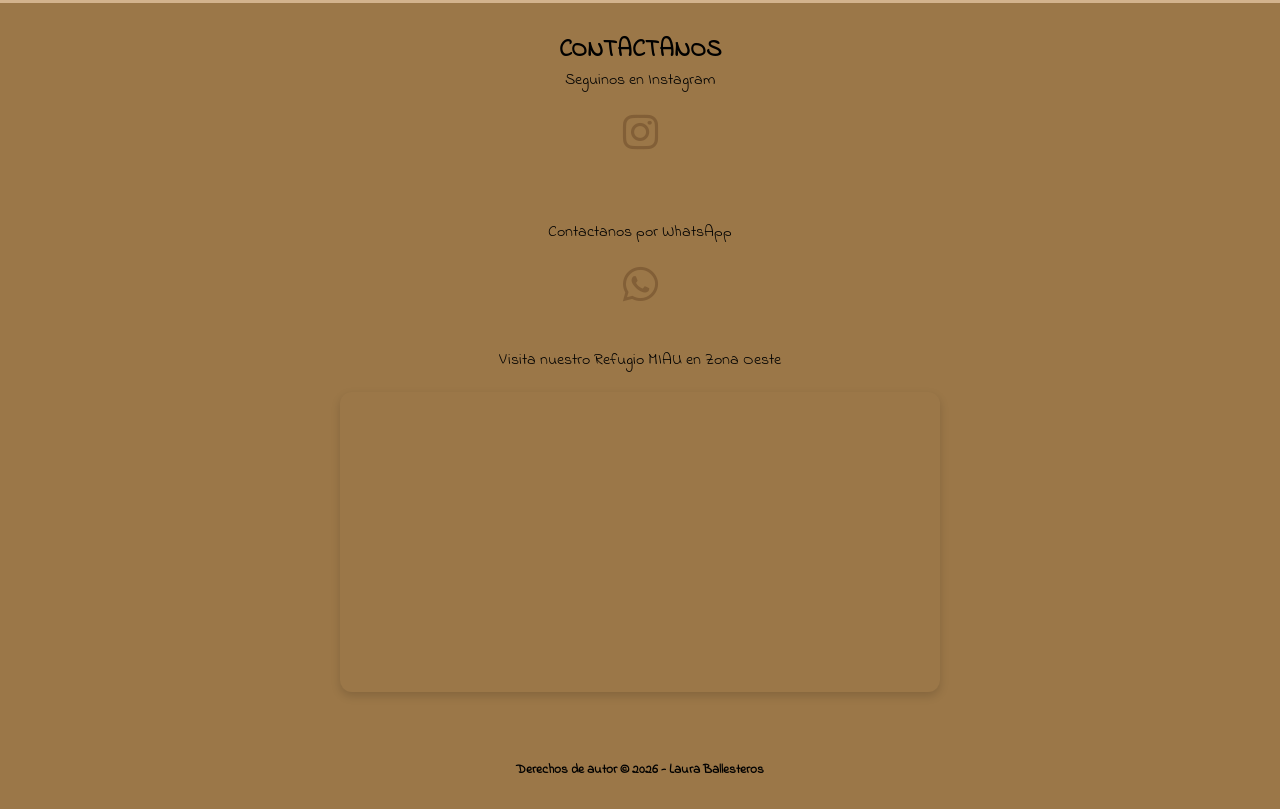
<file: simona.html>
<!DOCTYPE html>
<html>
    <head>
        <meta charset="UTF-8">
        <meta name="viewport" content="width=device-width, initial-scale=1.0">
        <title>Simona</title>
        <!-- ÍCONO DE LA PESTAÑA DEL NAVEGADOR -->
        <link rel="shortcut icon" href="IMÁGENES/logorefugiomiau.png">
        <!--ÍCONOS (REDES) DEL FOOTER-->
        <link rel="stylesheet" href="https://cdnjs.cloudflare.com/ajax/libs/font-awesome/6.0.0-beta3/css/all.min.css">
        <!--TIPOGRAFÍA Google Fonts-->
        <link rel="preconnect" href="https://fonts.googleapis.com">
        <link rel="preconnect" href="https://fonts.gstatic.com" crossorigin>
        <link href="https://fonts.googleapis.com/css2?family=Indie+Flower&family=Playwrite+GB+S:ital,wght@0,100..400;1,100..400&display=swap" rel="stylesheet">
        <!--CSS EXTERNO-->
        <link rel="stylesheet" href="styles.css">
    </head>
    <body>
        <header> 
            <!--LOGO-->
            <img src="IMÁGENES/logorefugiomiau.png" alt="Logo" width="200" height="200">
            <!--ENCABEZADO-->
            <div class="header-titulos">
            <h1 class="centrado">RESCATANDO ALMAS DE CUATRO PATAS</h1>
            <h2 class="centrado color-tipografia">Adoptá un peludito</h2>
            </div>
        <br>
        </header>
    <main><!--CONTENIDO PRINCIPAL-->
        <section>
            <br>
            <h1 class="centrado">Ella es Simona</h1>
            <article>
                <section class="galeria-seccion">
    <div class="galeria-container">
        <!-- Card 1 de SIMONA -->
        <div class="foto-card">
            <div class="foto-wrapper card-imagen">
                <img src="IMÁGENES/simona1.png" alt="Simona">
            </div>
        </div>
        <!-- Card 2 de SIMONA -->
        <div class="foto-card">
            <div class="foto-wrapper">
                <img src="IMÁGENES/simona2.png" alt="Simona">
            </div>
        </div>
        <!-- Card 3 de SIMONA -->
        <div class="foto-card">
            <div class="foto-wrapper">
                    <img src="IMÁGENES/simona3.png" alt="Simona">
                </div>
        </div>
        <!-- Card 4 de SIMONA -->
        <div class="foto-card">
            <div class="foto-wrapper">
                <img src="IMÁGENES/simona4.png" alt="Simona">
            </div>
        </div>
            </article>
        <br>
        <h2 class="centrado">CONOCE SU GATONALIDAD</h2>
        <p class="gatonalidad-texto centrado">Simona es una gatita de 1 año. Es muy sociable tanto con adultos como con niños. Le gusta jugar, es muy curiosa y cariñosa.</p>
        <p class="centrado">Castrada</p>
        <p class="centrado">Desparacitada</p>
        <P class="centrado">Vacunada</P>
        <p></p>
        <!-- BOTONES -->
        <div class="video-img-container">
            <a href="formulario.html">
                <button type="button">Adoptar</button>
            </a>
        </div>
        </section>
    </main>
    <br>
    <footer><!--CONTACTO/DERECHOS DE AUTOR-->
        <h2 class="centrado">CONTACTANOS</h2>
        <div>
        <!-- Instagram -->
        <p class="centrado">Seguinos en Instagram</p>
        <a class="video-img-container" href="https://www.instagram.com/refugio.miau?igsh=bG8xNWZqcTlzODRh" target="_blank">
            <i class="fa-brands fa-instagram"></i>
        </a>
        <br><br>
        <!-- WhatsApp -->
        <p class="centrado">Contactanos por WhatsApp</p>
        <a class="video-img-container" href="https://wa.me/5491134117715" target="_blank">
            <i class="fa-brands fa-whatsapp"></i>
        </a>
        </div>
        <br>
        <!-- Maps -->
        <p class="centrado">Visita nuestro Refugio MIAU en Zona Oeste</p>
        <div class="mapa-container">
        <iframe src="https://www.google.com/maps/embed?pb=!1m18!1m12!1m3!1d3282.9001862675364!2d-58.56093532545989!3d-34.63196257294415!2m3!1f0!2f0!3f0!3m2!1i1024!2i768!4f13.1!3m3!1m2!1s0x95bcc7fe97b657a3%3A0xe22fb5b7c759d3fe!2sCampito%20de%20Ciudadela!5e0!3m2!1ses!2sar!4v1779248191487!5m2!1ses!2sar" width="600" height="450" style="border:0;" allowfullscreen="" loading="lazy" referrerpolicy="no-referrer-when-downgrade"></iframe>
        </div>
        <br><br>
        <h5 class="centrado">Derechos de autor © 2026 - Laura Ballesteros</h5>
    </footer>
    </body>
</html>
</file>
<file: styles.css>
*{
    margin: 0;
    padding: 0;
    box-sizing: border-box;
}

/* TIPOGRAFÍA Google Fonts */
.indie-flower-regular {
font-family: "Indie Flower", cursive;
font-weight: 400;
font-style: normal;
}
body {
font-family: 'Indie Flower', sans-serif;
background-color: rgb(211, 179, 141);
}
.color-tipografia {
    color:rgb(255, 255, 255);
}
.centrado {
    text-align: center;
}
.color-enlace {
    color: rgb(155, 119, 72);
}

/* CENTRADO DE CONTENEDOR DE MULTIMEDIA */
.video-img-container {
    display: flex;
    justify-content: center; 
    align-items: center;     
    margin: 20px 0;         
    width: 100%;             
}
/* Bordes redondeados img */
#nuestrahistoria + .video-img-container img {
    border-radius: 12px; 
    box-shadow: 0 4px 12px rgba(0, 0, 0, 0.08); 
}
/* Bordes redondeados para el Video */
.video-img-container video {
    border-radius: 12px; 
    box-shadow: 0 4px 12px rgba(0, 0, 0, 0.08); 
    overflow: hidden; 
}

/* HEADER */
header {
    display: flex;
    flex-direction: column;
    align-items: center;
    padding: 10px 40px;
    background-color: rgb(155, 119, 72);
    box-shadow: 0 2px 10px rgba(0,0,0,0.05);
    position: relative; 
    width: 100%;
    box-sizing: border-box;
}
.header-titulos {
    text-align: center;
    margin-bottom: 15px;
}
/* Menú de navegación (ul) HORIZONTAL */
header nav ul {
    display: flex;
    gap: 20px;             
    list-style: none;      
}
/* Estilo para enlaces del menú */
header nav ul li a {
    text-decoration: none;
    color: #dac275;
    font-weight: bold;
}
header nav ul li a:hover {
    color: #000000;     
}

/* MENÚ DE NAVEGACIÓN EN PC */
header nav {
    width: 100%;
}
header nav ul {
    display: flex;
    justify-content: center; 
    list-style: none;
    padding: 0;
    margin: 0;
    gap: 30px; 
}

/* BOTÓN HAMBURGUESA */
.menu-toggle {
    display: none; 
    background-color: rgb(130, 95, 55);
    border: 2px solid #dac275;
    border-radius: 50%; 
    width: 60px;
    height: 60px;
    cursor: pointer;
    justify-content: center;
    align-items: center;
    box-shadow: 0 4px 15px rgba(0,0,0,0.3);
    z-index: 1000;
    transition: all 0.3s ease;
}
.menu-toggle i {
    font-size: 24px;
    color: #dac275;
}

/* ESTADO FLOTANTE BOTÓN */
.menu-toggle.sticky-toggle {
    display: flex; 
    position: fixed;
    bottom: 30px;  
    right: 30px;
    animation: aparecer 0.3s ease forwards;
}
@keyframes aparecer {
    from { transform: scale(0); opacity: 0; }
    to { transform: scale(1); opacity: 1; }
}

/* MENÚ DESPLEGABLE (tarjeta flotante) */
header nav ul.floating-menu {
    position: fixed;
    bottom: 100px; 
    right: 30px;
    flex-direction: column;
    background-color: rgb(130, 95, 55);
    padding: 20px;
    border-radius: 12px;
    gap: 15px;
    text-align: right;
    box-shadow: 0 5px 25px rgba(0,0,0,0.3);
    z-index: 999;
    width: auto;
    min-width: 200px;
}

/* MEDIA QUERY (Celulares) */
@media (max-width: 850px) {
    .menu-toggle {
        display: flex;
        position: fixed;
        bottom: 20px;
        right: 20px;
    }
    header nav ul {
        display: none;
        position: fixed;
        bottom: 90px;
        right: 20px;
        flex-direction: column;
        background-color: rgb(130, 95, 55);
        padding: 20px;
        border-radius: 12px;
        gap: 15px;
        box-shadow: 0 5px 25px rgba(0,0,0,0.3);
        z-index: 999;
    }
    header nav ul.open {
        display: flex;
    }
}

/* MAIN */
main {
    padding: 20px 40px; 
    width: 100%;
    max-width: 1200px;  
    margin: 0 auto;     
}

/* CARDS */
.galeria-container {
    display: flex;
    flex-wrap: wrap;         
    gap: 24px;               
    justify-content: center; 
    padding: 20px;
}
/* Estructura de cada card */
.foto-card {
    background-color: #ffffff;
    border-radius: 12px;
    overflow: hidden;        /* Cortado de bordes de la imagen */
    box-shadow: 0 4px 12px rgba(0, 0, 0, 0.08);
    /* Configuración Flexbox */
    flex: 1 1 300px;         
    max-width: 380px;            
    display: flex;
    flex-direction: column;  
}
.foto-wrapper {
    width: 100%;
    aspect-ratio: 1 / 1;
    overflow: hidden;
}
.foto-wrapper img {
    width: 100%;
    height: 100%;
    object-fit: cover;       
    cursor: pointer;         
    transition: transform 0.3s ease; 
}
/* Efecto al pasar el mouse sobre la foto */
.foto-wrapper img:hover {
    transform: scale(1.05);  
}
/*  Comportamiento de bloque para el enlace */
.foto-wrapper a {
    display: block;
    width: 100%;
    height: 100%;
}
/* Textos e información de cards */
.foto-info {
    padding: 20px;
    background-color: rgb(155, 119, 72);
}
.foto-info h3 {
    margin: 0 0 10px 0;
    font-size: 1.25rem;
    color: #000000;
}
.foto-info p {
    margin: 0;
    font-size: 0.95rem;
    color: #ffffff;
    line-height: 1.5;
}

/* <P>CONOCE SU GATONALIDAD */
.gatonalidad-texto {
    font-size: 1.25rem;
    line-height: 1.6; 
    max-width: 800px; 
    margin: 15px auto; 
}

/* FORMULARIO */
form {
    width: 90%;             
    max-width: 650px;       
    margin: 30px auto;      
    padding: 25px;          
    border-radius: 12px;    
}
/* Fondo blanco y sombra (fieldset) */
form:has(fieldset) {
    background-color: #ffffff; 
    box-shadow: 0 4px 15px rgba(0, 0, 0, 0.1); 
}
/* Estilo */
fieldset {
    border: 2px solid rgb(155, 119, 72); 
    border-radius: 8px;
    padding: 20px;
}
/* Estilo para título (COMPLETA TUS DATOS) */
legend {
    font-weight: bold;
    padding: 0 10px;
    color: rgb(155, 119, 72);
}
/* (Labels y campos) */
form div {
    display: flex;
    flex-direction: column; 
    gap: 8px;              
}
/* Estilo para campos de entrada, listas desplegables y áreas de texto */
form input, 
form select, 
form textarea {
    width: 100%;            
    padding: 10px;
    border: 1px solid #ccc;
    border-radius: 6px;
    font-family: 'Indie Flower', sans-serif; 
    font-size: 1rem;
}
/* Cambio de color al hacer click */
form input:focus, 
form select:focus, 
form textarea:focus {
    outline: none;
    border-color: rgb(155, 119, 72);
}

/*BOTONES*/
button {
    font-family: 'Indie Flower', sans-serif;
    font-size: 1.1rem;
    font-weight: bold;
    padding: 10px 25px;
    margin: 0 10px;
    border: none;
    border-radius: 6px;
    cursor: pointer;
    transition: background-color 0.2s ease;
    
    /* Color marrón y texto blanco */
    background-color: rgb(155, 119, 72); 
    color: white;
}
/* Botón "Limpiar" (gris) */
button[type="reset"] {
    background-color: #e0e0e0;
    color: #333;
}
/* Efecto al pasar el mouse por encima */
button:hover {
    opacity: 0.9;
    background-color: rgb(130, 95, 55);
}

/* FOOTER */
footer {
    padding: 30px 40px; 
    background-color: rgb(155, 119, 72); 
    margin-top: 40px;   
}
.mapa-container {
    display: flex;
    justify-content: center;
    margin: 20px 0;
    width: 100%;
}
/* Adaptado de mapa a pantallas de celulares */
.mapa-container iframe {
    width: 100%;          
    max-width: 600px;     
    height: 300px;        
    border-radius: 12px;  
    box-shadow: 0 4px 10px rgba(0,0,0,0.15); 
}
/* Íconos */
i {
font-size: 40px;
color: rgb(130, 95, 55);
}
/* Quita subrayado y líneas de los enlaces */
footer a {
    text-decoration: none;
    display: inline-block; 
}
/* Efecto al pasar el mouse por los iconos */
footer a i {
    display: inline-block;
    transition: transform 0.2s ease;
}
footer a:hover i {
    transform: scale(1.1);   
    color: #dac275;        
}

/* CARRITO */
        
        /* Botón de Carrito Flotante (Huella) */
        .cart-float-btn {
            position: fixed;
            bottom: 30px;
            right: 30px;
            background-color: rgb(155, 119, 72);
            color: white;
            border-radius: 50%;
            width: 70px;
            height: 70px;
            display: flex;
            align-items: center;
            justify-content: center;
            box-shadow: 0 4px 15px rgba(0, 0, 0, 0.3);
            cursor: pointer;
            z-index: 100;
            transition: all 0.3s ease;
            border: 3px solid #dac275;
        }
        .cart-float-btn:hover {
            transform: scale(1.1) rotate(-10deg);
            background-color: rgb(130, 95, 55);
        }
        .cart-float-btn i {
            color: white;
            font-size: 28px;
        }
        .cart-badge {
            position: absolute;
            top: -5px;
            right: -5px;
            background-color: #e05e5e;
            color: white;
            font-family: 'Indie Flower', sans-serif;
            font-weight: bold;
            font-size: 1.1rem;
            width: 28px;
            height: 28px;
            border-radius: 50%;
            display: flex;
            align-items: center;
            justify-content: center;
            border: 2px solid white;
            box-shadow: 0 2px 5px rgba(0,0,0,0.2);
        }
        /* Panel Lateral Carrito */
        .cart-sidebar {
            position: fixed;
            top: 0;
            right: -450px; 
            width: 420px;
            max-width: 100%;
            height: 100vh;
            background-color: #ffffff;
            box-shadow: -5px 0 25px rgba(0, 0, 0, 0.25);
            z-index: 1000;
            transition: right 0.4s cubic-bezier(0.16, 1, 0.3, 1);
            display: flex;
            flex-direction: column;
            border-left: 6px solid rgb(155, 119, 72);
        }
        .cart-sidebar.open {
            right: 0;
        }       
        /* Overlay oscuro para fondo */
        .cart-overlay {
            position: fixed;
            top: 0;
            left: 0;
            width: 100vw;
            height: 100vh;
            background-color: rgba(0,0,0,0.4);
            z-index: 999;
            display: none;
            backdrop-filter: blur(2px);
        }
        .cart-overlay.active {
            display: block;
        }
        /* Estructura del Carrito */
        .cart-header {
            padding: 20px;
            background-color: rgb(155, 119, 72);
            color: white;
            display: flex;
            justify-content: space-between;
            align-items: center;
            border-bottom: 3px solid #dac275;
        }
        .cart-header h2 {
            font-size: 1.8rem;
            margin: 0;
        }
        .cart-close-btn {
            background: none;
            border: none;
            color: #dac275;
            font-size: 1.8rem;
            cursor: pointer;
            box-shadow: none;
            padding: 0;
            margin: 0;
        }
        .cart-close-btn:hover {
            color: white;
            transform: scale(1.1);
            background: none;
        }
        /* Lista de productos del Carrito */
        .cart-items-container {
            flex-grow: 1;
            padding: 20px;
            overflow-y: auto;
            display: flex;
            flex-direction: column;
            gap: 15px;
            background-color: #fbf8f3;
        }       
        /* Tarjeta de ítem dentro del carrito */
        .cart-item {
            background: white;
            border: 2px solid #ecdcc9;
            border-radius: 8px;
            padding: 12px;
            display: flex;
            gap: 12px;
            align-items: center;
            box-shadow: 0 2px 6px rgba(0,0,0,0.04);
            animation: fadeIn 0.3s ease;
        }
        @keyframes fadeIn {
            from { opacity: 0; transform: translateY(10px); }
            to { opacity: 1; transform: translateY(0); }
        }
        .cart-item-img {
            width: 60px;
            height: 60px;
            border-radius: 8px;
            object-fit: cover;
            border: 2px solid rgb(155, 119, 72);
        }
        .cart-item-details {
            flex-grow: 1;
        }
        .cart-item-name {
            font-size: 1.15rem;
            font-weight: bold;
            color: #333;
            margin-bottom: 2px;
        }
        .cart-item-price {
            font-size: 0.95rem;
            color: rgb(130, 95, 55);
        }
        .cart-item-subtotal {
            font-size: 1rem;
            font-weight: bold;
            color: rgb(155, 119, 72);
            margin-top: 3px;
        }
        .cart-item-actions {
            display: flex;
            flex-direction: column;
            align-items: flex-end;
            gap: 8px;
        }
        .quantity-control {
            display: flex;
            align-items: center;
            border: 1px solid #ccd;
            border-radius: 6px;
            overflow: hidden;
            background: #fff;
        }
        .quantity-btn {
            background: #f0e6da;
            color: #333;
            border: none;
            width: 25px;
            height: 25px;
            font-size: 1rem;
            font-weight: bold;
            cursor: pointer;
            padding: 0;
            margin: 0;
            box-shadow: none;
            display: flex;
            align-items: center;
            justify-content: center;
        }
        .quantity-btn:hover {
            background-color: #dac275;
        }
        .quantity-val {
            padding: 0 8px;
            font-weight: bold;
            font-size: 1rem;
            color: #333;
        }
        .delete-item-btn {
            background: none;
            border: none;
            color: #e05e5e;
            cursor: pointer;
            padding: 0;
            margin: 0;
            box-shadow: none;
            transition: transform 0.2s;
        }
        .delete-item-btn:hover {
            color: #b33e3e;
            transform: scale(1.15);
            background: none;
        }
        .delete-item-btn i {
            font-size: 18px;
            color: inherit;
        }
        /* Mensaje de Carrito Vacío */
        .cart-empty-message {
            text-align: center;
            margin: auto 0;
            color: #8c7355;
            padding: 20px;
        }
        .cart-empty-message i {
            font-size: 60px;
            margin-bottom: 15px;
            color: #dac275;
        }
        .cart-empty-message p {
            font-size: 1.3rem;
            line-height: 1.4;
        }
        /* Resumen y Totales del Carrito */
        .cart-footer {
            padding: 20px;
            background: #ffffff;
            border-top: 3px solid #dac275;
            display: flex;
            flex-direction: column;
            gap: 12px;
        }
        .cart-total-row {
            display: flex;
            justify-content: space-between;
            align-items: center;
            font-size: 1.4rem;
            font-weight: bold;
            color: #333;
            border-bottom: 1px dashed #ecdcc9;
            padding-bottom: 10px;
        }
        .cart-total-price {
            color: rgb(155, 119, 72);
            font-size: 1.7rem;
        }
        .cart-checkout-btn {
            width: 100%;
            padding: 12px;
            background-color: rgb(155, 119, 72);
            color: white;
            font-size: 1.3rem;
            margin: 0;
            border-radius: 8px;
        }
        .cart-clear-btn {
            width: 100%;
            background-color: #e05e5e;
            color: white;
            font-size: 1rem;
            padding: 8px;
            margin: 0;
            border-radius: 8px;
        }
        .cart-clear-btn:hover {
            background-color: #b33e3e;
        }
        /* Notificaciones Tipo Miau */
        .miau-toast {
            position: fixed;
            bottom: 110px;
            right: 30px;
            background-color: #ffffff;
            border-left: 6px solid #dac275;
            box-shadow: 0 4px 15px rgba(0,0,0,0.15);
            padding: 15px 25px;
            border-radius: 8px;
            z-index: 2000;
            font-family: 'Indie Flower', sans-serif;
            font-size: 1.2rem;
            color: #333;
            display: flex;
            align-items: center;
            gap: 10px;
            transform: translateX(200%);
            transition: transform 0.3s cubic-bezier(0.175, 0.885, 0.32, 1.275);
            max-width: 320px;
        }
        .miau-toast.show {
            transform: translateX(0);
        }
        .miau-toast i {
            font-size: 25px;
            color: rgb(155, 119, 72);
        }

        /* DONACIONES */
        .donaciones-grid {
            display: flex;
            flex-wrap: wrap;
            gap: 20px;
            justify-content: center;
            margin-top: 20px;
        }
        .donacion-item {
            background-color: #ffffff;
            border: 2px dashed rgb(155, 119, 72);
            border-radius: 12px;
            padding: 15px;
            width: 280px;
            display: flex;
            flex-direction: column;
            align-items: center;
            justify-content: space-between;
            text-align: center;
            gap: 10px;
            box-shadow: 0 2px 8px rgba(0,0,0,0.05);
        }
        .donacion-item i {
            font-size: 45px;
            color: rgb(155, 119, 72);
        }
        .donacion-item h4 {
            font-size: 1.3rem;
            margin: 0;
            color: #333;
        }
        .donacion-item p {
            font-size: 0.95rem;
            color: #666;
            margin: 0;
        }
        .donacion-item .precio {
            font-weight: bold;
            font-size: 1.25rem;
            color: rgb(130, 95, 55);
        }
        .apadrinar-btn {
            width: 100%;
            margin: 0;
            padding: 8px 15px;
            background-color: #dac275;
            color: #000;
        }
        .apadrinar-btn:hover {
            background-color: rgb(155, 119, 72);
            color: white;
        }

/* COMPORTAMIENTO PARA CELULARES */
@media (max-width: 768px) {
    #open-cart-btn, 
    .cart-float-btn {
        position: fixed;
        bottom: 25px;
        right: 35px;
        left: auto;
        z-index: 9999;
        
        width: 55px;
        height: 55px;
        display: flex;
        align-items: center;
        justify-content: center;
    }
    /* Menú fijo arriba del carrito en celulares */
    #menu-toggle,
    .menu-toggle.sticky-toggle {
        position: fixed;
        bottom: 100px; 
        right: 25px;
        left: auto;
        z-index: 9998;        
        width: 55px;
        height: 55px;
        display: flex;
        align-items: center;
        justify-content: center;
    }
}

/* COMPORTAMIENTO MENÚ PARA COMPUTADORAS */
@media (min-width: 769px) {
    #open-cart-btn, 
    .cart-float-btn {
        position: fixed;
        bottom: 25px;
        right: 35px;
        z-index: 9999;
        width: 55px;
        height: 55px;
        display: flex;
        align-items: center;
        justify-content: center;
    }
    /* Botón del menú oculto en PC */
    html body #menu-toggle,
    html body .menu-toggle {
        display: none; 
        opacity: 0;
        transition: opacity 0.3s ease, transform 0.3s ease;
        transform: scale(0.8);
    }
    /* Aparición del botón flotante MENÚ en PC */
    html body #menu-toggle.desktop-floating-active,
    html body .menu-toggle.desktop-floating-active {
        display: flex;
        visibility: visible;
        opacity: 1;
        transform: scale(1);
        position: fixed;
        bottom: 100px; /* Alineado verticalmente arriba del carrito */
        right: 25px;
        left: auto;
        z-index: 9998;
        width: 55px;
        height: 55px;
        align-items: center;
        justify-content: center;
    }
    #nav-menu {
        position: static; 
        display: flex; 
    }

    /* Panel lateral colapsable */
    #menu-toggle.desktop-floating-active ~ #nav-menu,
    #menu-toggle.desktop-floating-active ~ * #nav-menu,
    .desktop-floating-active ~ #nav-menu {
        position: fixed;
        top: 0;
        right: -300px; 
        width: 300px;
        height: 100vh;
        background-color: rgb(130, 95, 55); 
        box-shadow: -5px 0 15px rgba(0,0,0,0.1);
        transition: right 0.4s cubic-bezier(0.16, 1, 0.3, 1);
        flex-direction: column;
        align-items: center;
        justify-content: center;
        z-index: 9997;
        display: flex;
    }
    /* Menú lateral del botón flotante */
    #menu-toggle.desktop-floating-active ~ #nav-menu.open,
    #menu-toggle.desktop-floating-active ~ * #nav-menu.open,
    .desktop-floating-active ~ #nav-menu.open {
        right: 0;
    }
}
</file>
